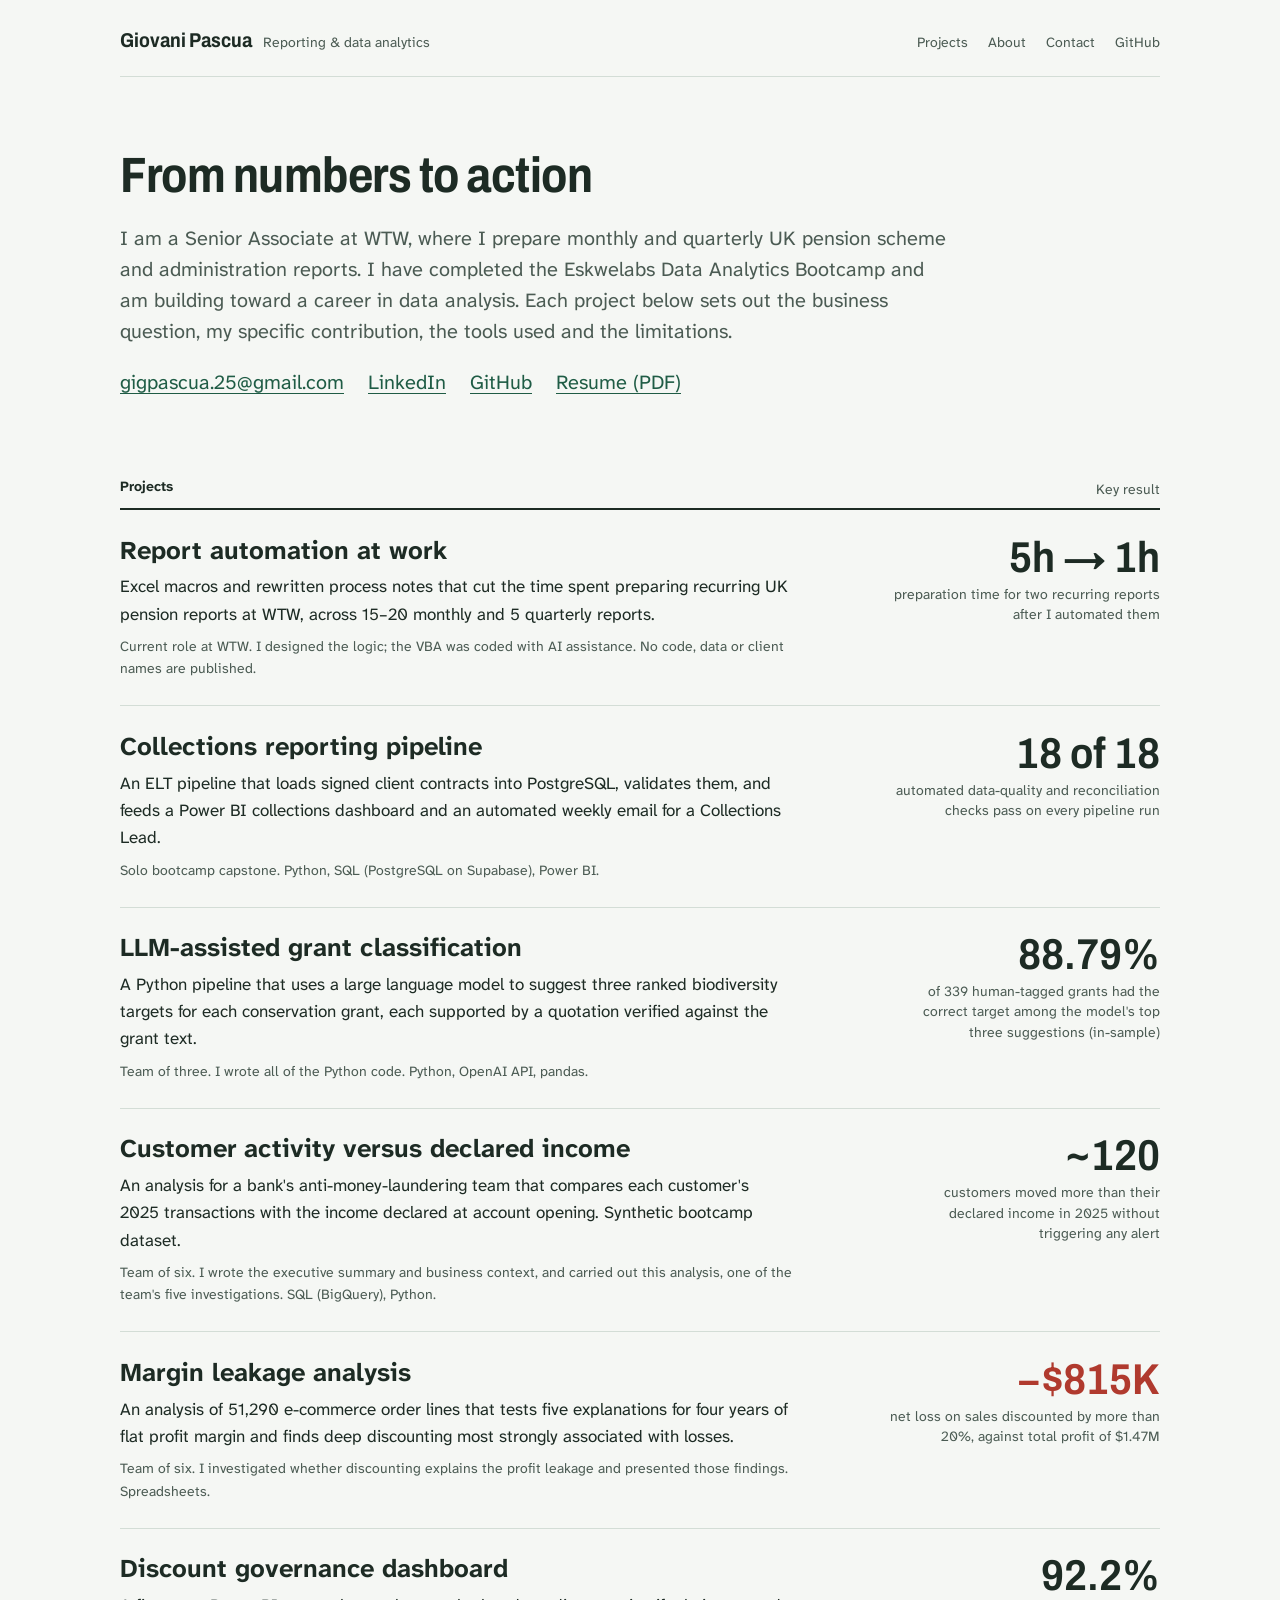
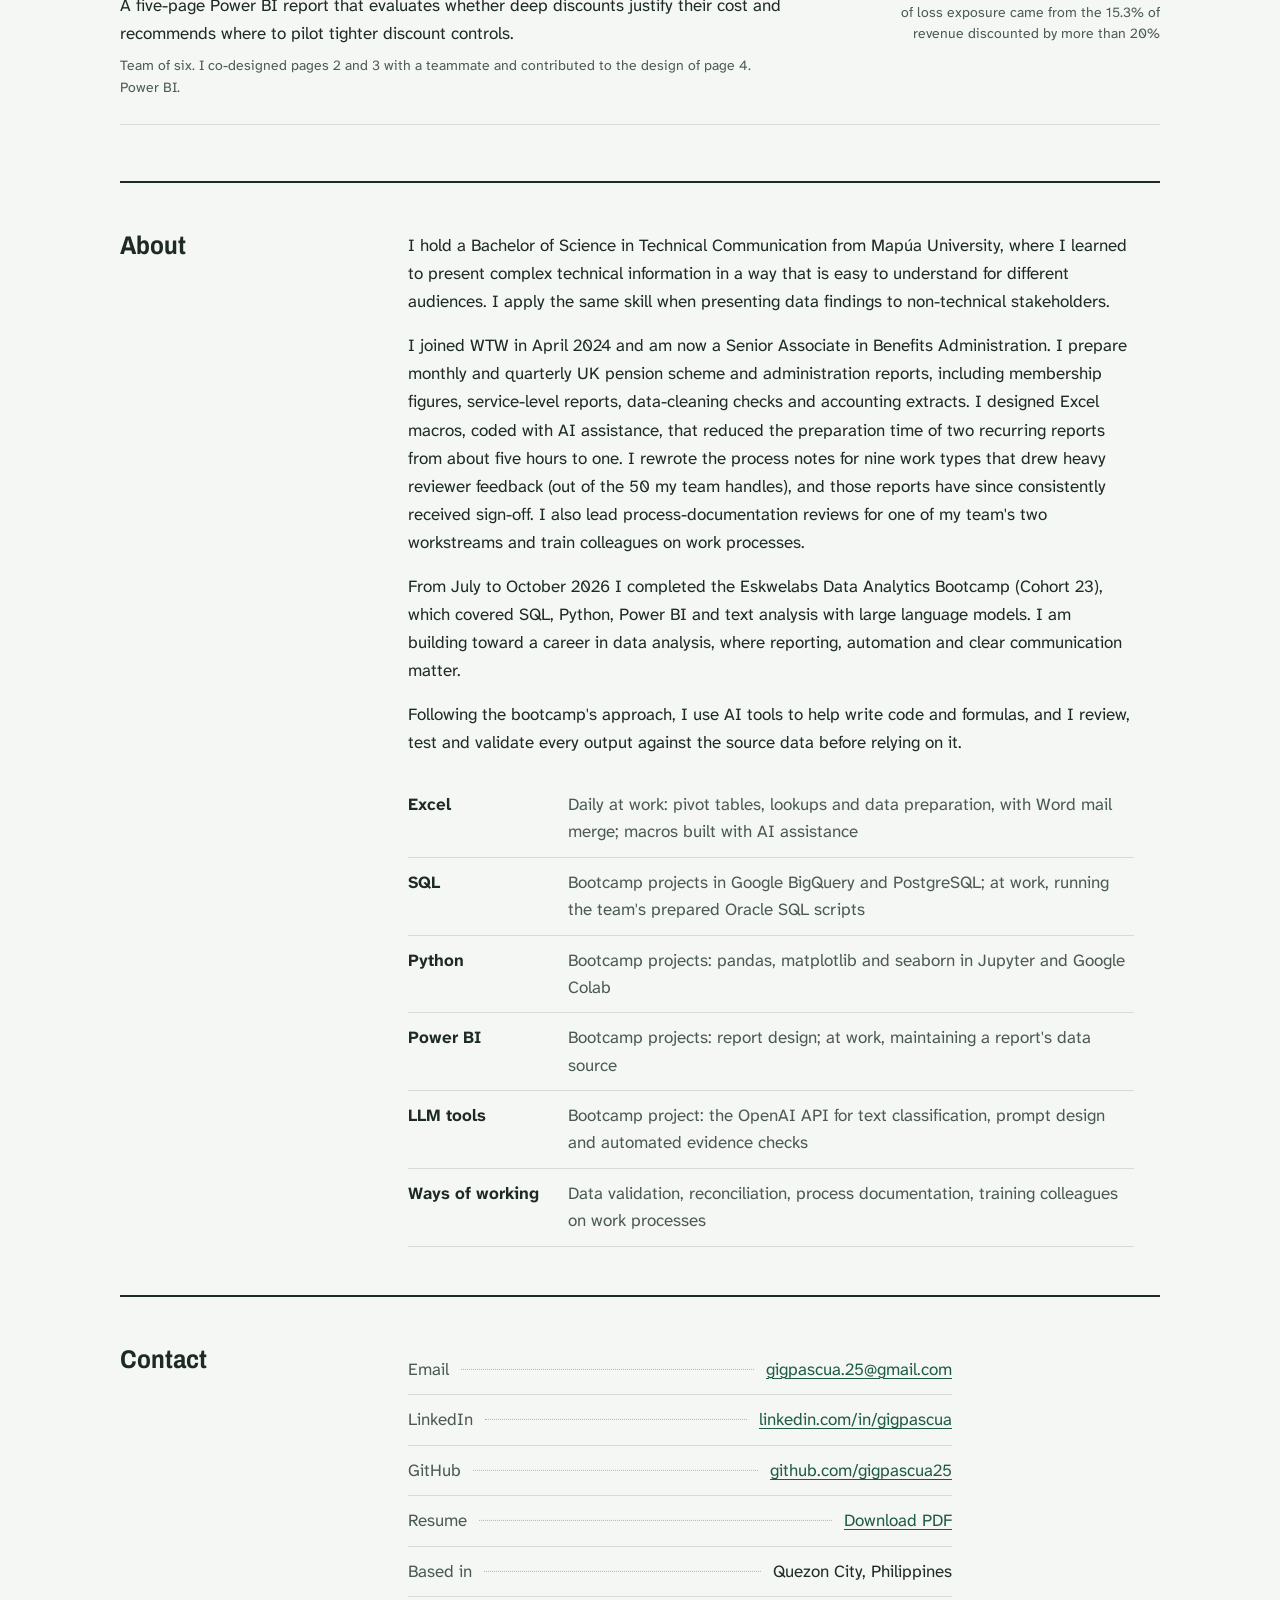
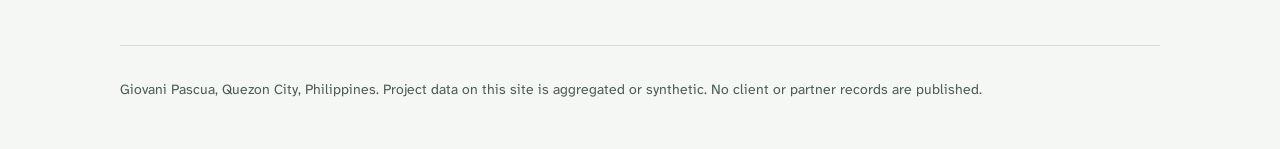
<file: index.html>
<!doctype html>
<html lang="en">
<head>
<meta charset="utf-8">
<meta name="viewport" content="width=device-width, initial-scale=1, viewport-fit=cover">
<title>Giovani Pascua Portfolio</title>
<meta name="claude:viewport-fit-sides" content="cover">
<meta name="description" content="Data analytics portfolio of Giovani Pascua: report automation at work, a collections reporting pipeline, LLM-assisted grant classification, an AML analysis and discount analytics.">
<link rel="preconnect" href="https://fonts.googleapis.com">
<link rel="preconnect" href="https://fonts.gstatic.com" crossorigin>
<link rel="stylesheet" href="https://fonts.googleapis.com/css2?family=Archivo:wdth,wght@62..125,400..800&family=Atkinson+Hyperlegible+Next:ital,wght@0,400..800;1,400&display=swap">
<link rel="icon" href="assets/favicon.svg" type="image/svg+xml">
<link rel="stylesheet" href="assets/style.css">
</head>
<body>
<a class="skip" href="#main">Skip to content</a>
<div class="wrap">
  <header class="site-head">
    <div class="site-brand"><a class="site-name" href="index.html">Giovani Pascua</a><span class="site-role">Reporting &amp; data analytics</span></div>
    <nav class="site-nav" aria-label="Site">
      <a href="index.html#projects">Projects</a>
      <a href="index.html#about">About</a>
      <a href="index.html#contact">Contact</a>
      <a href="https://github.com/gigpascua25">GitHub</a>
    </nav>
  </header>
</div>
<main id="main">
  <div class="wrap">
    <section class="thesis" aria-labelledby="thesis-title">
      <h1 id="thesis-title">From numbers to action</h1>
      <p>I am a Senior Associate at WTW, where I prepare monthly and quarterly UK pension scheme and administration reports. I have completed the Eskwelabs Data Analytics Bootcamp and am building toward a career in data analysis. Each project below sets out the business question, my specific contribution, the tools used and the limitations.</p>
      <p class="contact-line"><a href="mailto:gigpascua.25@gmail.com">gigpascua.25@gmail.com</a><a href="https://www.linkedin.com/in/gigpascua">LinkedIn</a><a href="https://github.com/gigpascua25">GitHub</a><a href="assets/Giovani_Pascua_Resume.pdf">Resume (PDF)</a></p>
    </section>

    <section class="ledger-section" id="projects" aria-labelledby="projects-title">
      <div class="ledger-head"><h2 id="projects-title">Projects</h2><span>Key result</span></div>
      <ol class="ledger" role="list">
        <li class="entry">
      <div class="entry-text">
        <h3><a href="projects/work-report-automation.html">Report automation at work</a></h3>
        <p class="entry-summary">Excel macros and rewritten process notes that cut the time spent preparing recurring UK pension reports at WTW, across 15–20 monthly and 5 quarterly reports.</p>
        <p class="entry-meta">Current role at WTW. I designed the logic; the VBA was coded with AI assistance. No code, data or client names are published.</p>
      </div>
      <div class="entry-figure">
        <span class="figure">5h → 1h</span>
        <span class="figure-note">preparation time for two recurring reports after I automated them</span>
      </div>
    </li><li class="entry">
      <div class="entry-text">
        <h3><a href="projects/collections-pipeline.html">Collections reporting pipeline</a></h3>
        <p class="entry-summary">An ELT pipeline that loads signed client contracts into PostgreSQL, validates them, and feeds a Power BI collections dashboard and an automated weekly email for a Collections Lead.</p>
        <p class="entry-meta">Solo bootcamp capstone. Python, SQL (PostgreSQL on Supabase), Power BI.</p>
      </div>
      <div class="entry-figure">
        <span class="figure">18 of 18</span>
        <span class="figure-note">automated data-quality and reconciliation checks pass on every pipeline run</span>
      </div>
    </li><li class="entry">
      <div class="entry-text">
        <h3><a href="projects/grant-tagging-llm.html">LLM-assisted grant classification</a></h3>
        <p class="entry-summary">A Python pipeline that uses a large language model to suggest three ranked biodiversity targets for each conservation grant, each supported by a quotation verified against the grant text.</p>
        <p class="entry-meta">Team of three. I wrote all of the Python code. Python, OpenAI API, pandas.</p>
      </div>
      <div class="entry-figure">
        <span class="figure">88.79%</span>
        <span class="figure-note">of 339 human-tagged grants had the correct target among the model's top three suggestions (in-sample)</span>
      </div>
    </li><li class="entry">
      <div class="entry-text">
        <h3><a href="projects/aml-alert-triage.html">Customer activity versus declared income</a></h3>
        <p class="entry-summary">An analysis for a bank's anti-money-laundering team that compares each customer's 2025 transactions with the income declared at account opening. Synthetic bootcamp dataset.</p>
        <p class="entry-meta">Team of six. I wrote the executive summary and business context, and carried out this analysis, one of the team's five investigations. SQL (BigQuery), Python.</p>
      </div>
      <div class="entry-figure">
        <span class="figure">~120</span>
        <span class="figure-note">customers moved more than their declared income in 2025 without triggering any alert</span>
      </div>
    </li><li class="entry">
      <div class="entry-text">
        <h3><a href="projects/discount-margin-analysis.html">Margin leakage analysis</a></h3>
        <p class="entry-summary">An analysis of 51,290 e-commerce order lines that tests five explanations for four years of flat profit margin and finds deep discounting most strongly associated with losses.</p>
        <p class="entry-meta">Team of six. I investigated whether discounting explains the profit leakage and presented those findings. Spreadsheets.</p>
      </div>
      <div class="entry-figure">
        <span class="figure loss">−$815K</span>
        <span class="figure-note">net loss on sales discounted by more than 20%, against total profit of $1.47M</span>
      </div>
    </li><li class="entry">
      <div class="entry-text">
        <h3><a href="projects/discount-governance-dashboard.html">Discount governance dashboard</a></h3>
        <p class="entry-summary">A five-page Power BI report that evaluates whether deep discounts justify their cost and recommends where to pilot tighter discount controls.</p>
        <p class="entry-meta">Team of six. I co-designed pages 2 and 3 with a teammate and contributed to the design of page 4. Power BI.</p>
      </div>
      <div class="entry-figure">
        <span class="figure">92.2%</span>
        <span class="figure-note">of loss exposure came from the 15.3% of revenue discounted by more than 20%</span>
      </div>
    </li>
      </ol>
    </section>

    <section class="two-col" id="about" aria-labelledby="about-title">
      <h2 id="about-title">About</h2>
      <div class="prose">
        <p>I hold a Bachelor of Science in Technical Communication from Mapúa University, where I learned to present complex technical information in a way that is easy to understand for different audiences. I apply the same skill when presenting data findings to non-technical stakeholders.</p>
        <p>I joined WTW in April 2024 and am now a Senior Associate in Benefits Administration. I prepare monthly and quarterly UK pension scheme and administration reports, including membership figures, service-level reports, data-cleaning checks and accounting extracts. I designed Excel macros, coded with AI assistance, that reduced the preparation time of two recurring reports from about five hours to one. I rewrote the process notes for nine work types that drew heavy reviewer feedback (out of the 50 my team handles), and those reports have since consistently received sign-off. I also lead process-documentation reviews for one of my team's two workstreams and train colleagues on work processes.</p>
        <p>From July to October 2026 I completed the Eskwelabs Data Analytics Bootcamp (Cohort 23), which covered SQL, Python, Power BI and text analysis with large language models. I am building toward a career in data analysis, where reporting, automation and clear communication matter.</p>
        <p>Following the bootcamp's approach, I use AI tools to help write code and formulas, and I review, test and validate every output against the source data before relying on it.</p>
        <dl class="skills">
          <div><dt>Excel</dt><dd>Daily at work: pivot tables, lookups and data preparation, with Word mail merge; macros built with AI assistance</dd></div>
          <div><dt>SQL</dt><dd>Bootcamp projects in Google BigQuery and PostgreSQL; at work, running the team's prepared Oracle SQL scripts</dd></div>
          <div><dt>Python</dt><dd>Bootcamp projects: pandas, matplotlib and seaborn in Jupyter and Google Colab</dd></div>
          <div><dt>Power BI</dt><dd>Bootcamp projects: report design; at work, maintaining a report's data source</dd></div>
          <div><dt>LLM tools</dt><dd>Bootcamp project: the OpenAI API for text classification, prompt design and automated evidence checks</dd></div>
          <div><dt>Ways of working</dt><dd>Data validation, reconciliation, process documentation, training colleagues on work processes</dd></div>
        </dl>
      </div>
    </section>

    <section class="two-col" id="contact" aria-labelledby="contact-title">
      <h2 id="contact-title">Contact</h2>
      <dl class="contact-list">
        <div><dt>Email</dt><span class="leader" aria-hidden="true"></span><dd><a href="mailto:gigpascua.25@gmail.com">gigpascua.25@gmail.com</a></dd></div>
        <div><dt>LinkedIn</dt><span class="leader" aria-hidden="true"></span><dd><a href="https://www.linkedin.com/in/gigpascua">linkedin.com/in/gigpascua</a></dd></div>
        <div><dt>GitHub</dt><span class="leader" aria-hidden="true"></span><dd><a href="https://github.com/gigpascua25">github.com/gigpascua25</a></dd></div>
        <div><dt>Resume</dt><span class="leader" aria-hidden="true"></span><dd><a href="assets/Giovani_Pascua_Resume.pdf">Download PDF</a></dd></div>
        <div><dt>Based in</dt><span class="leader" aria-hidden="true"></span><dd>Quezon City, Philippines</dd></div>
      </dl>
    </section>
  </div>
</main>
<div class="wrap">
  <footer class="site-foot">
    <p>Giovani Pascua, Quezon City, Philippines. Project data on this site is aggregated or synthetic. No client or partner records are published.</p>
  </footer>
</div>
</body>
</html>
</file>
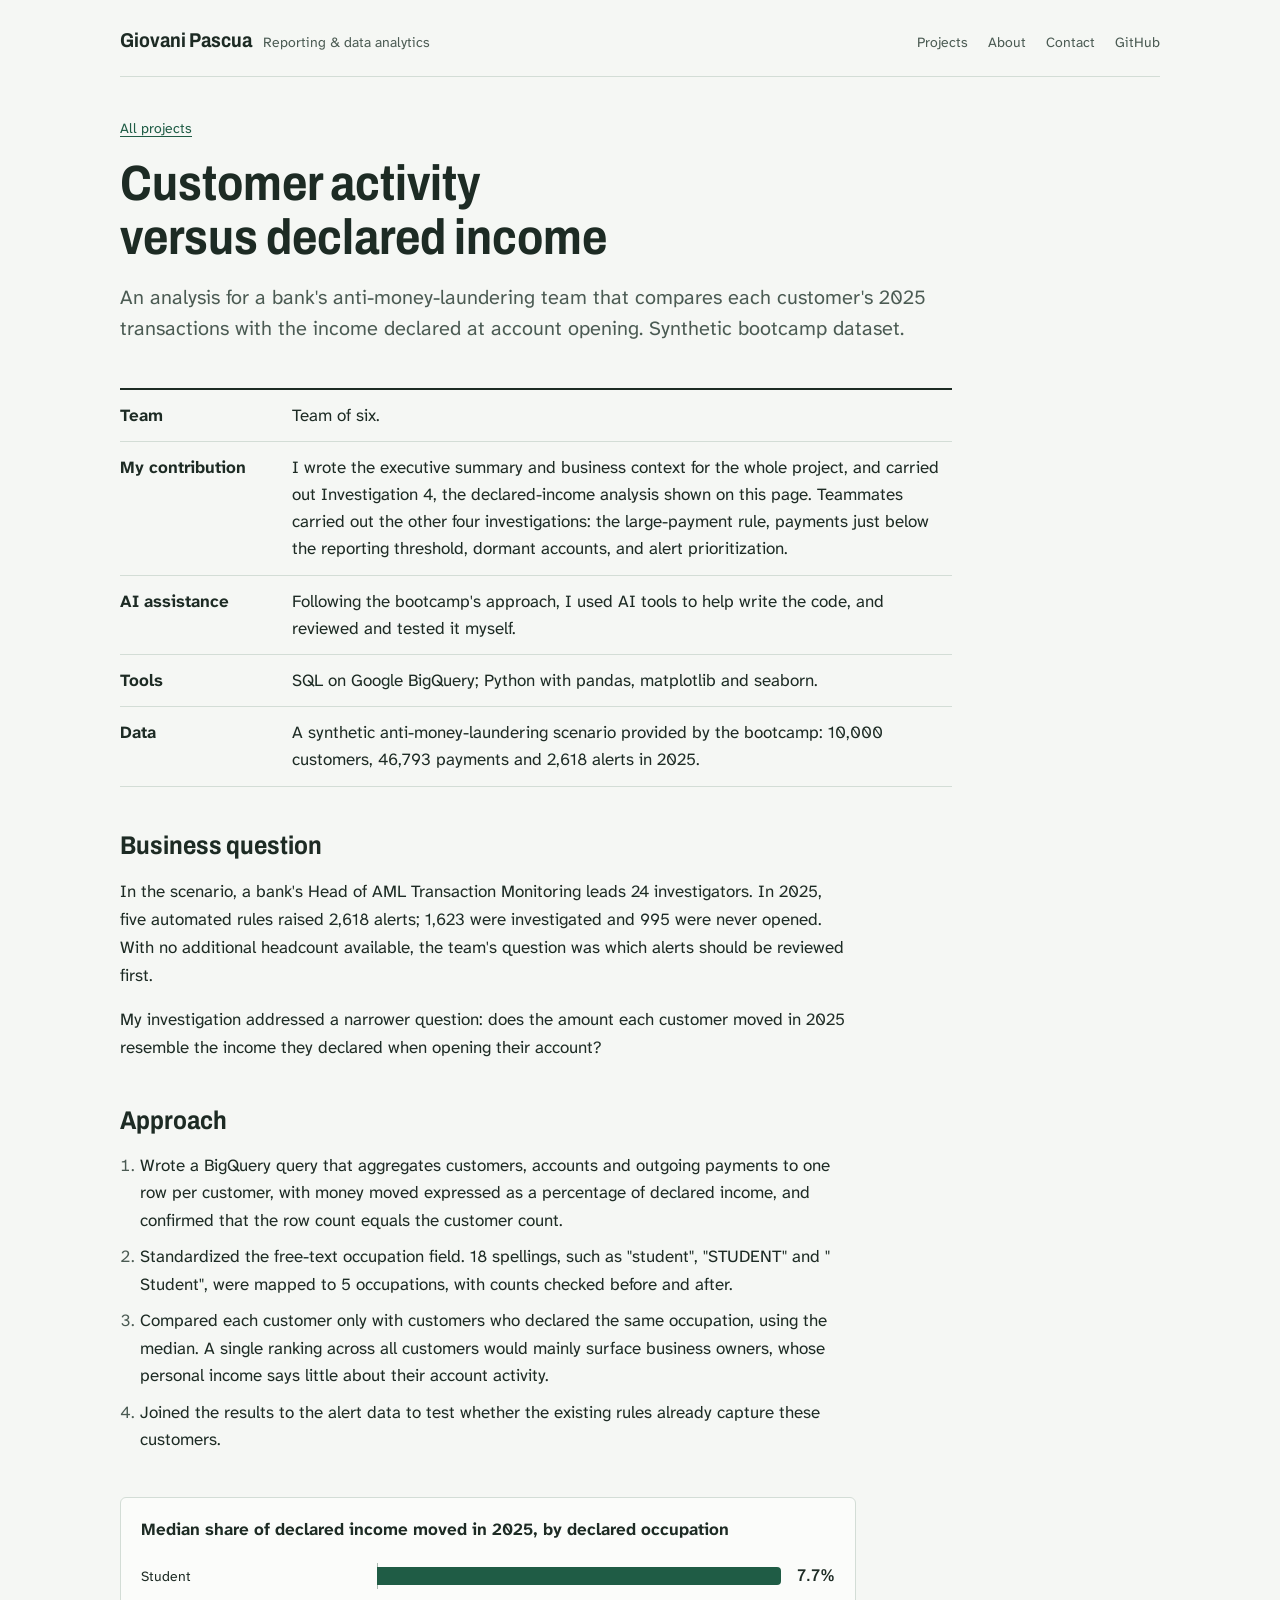
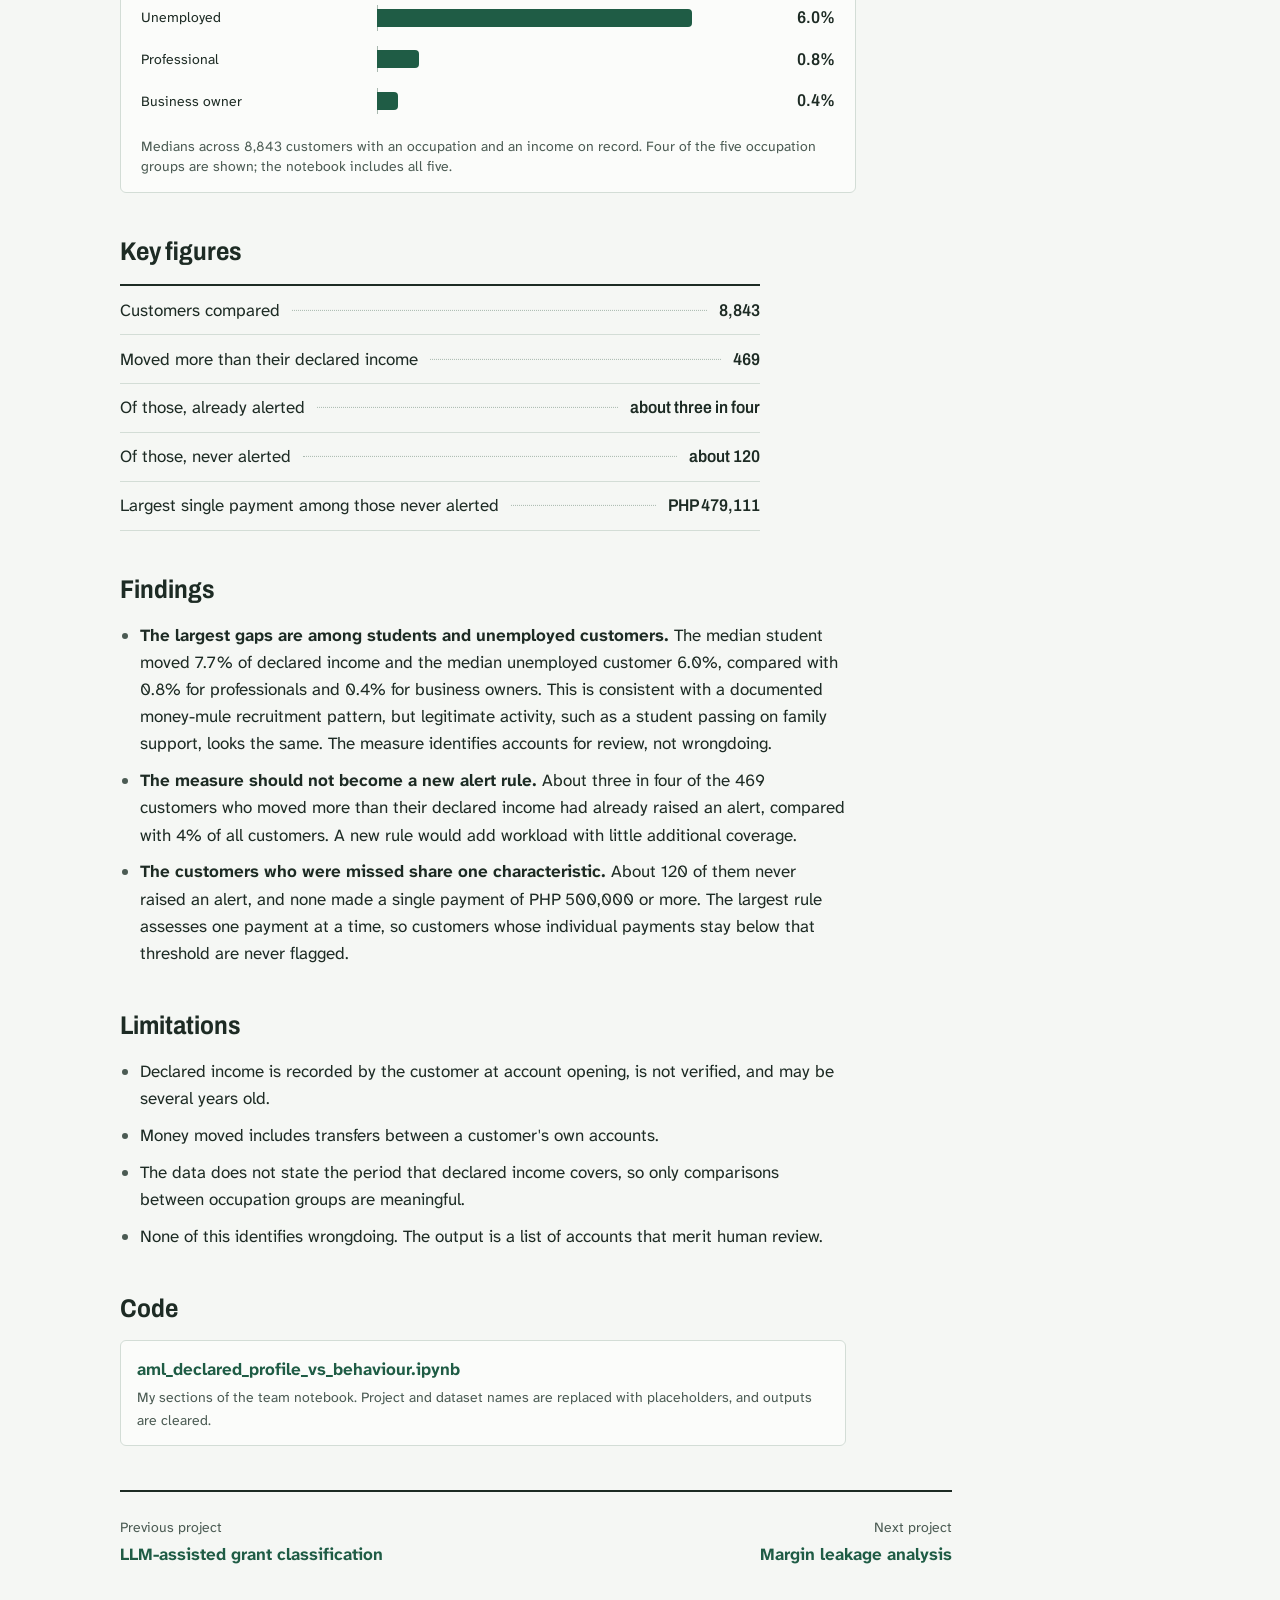
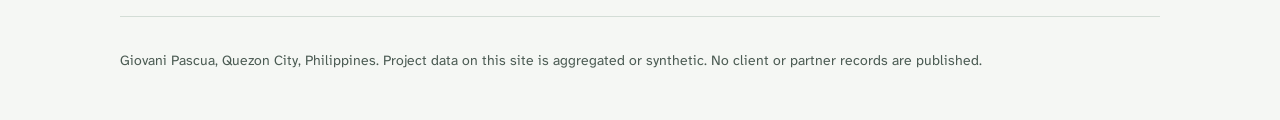
<file: projects/aml-alert-triage.html>
<!doctype html>
<html lang="en">
<head>
<meta charset="utf-8">
<meta name="viewport" content="width=device-width, initial-scale=1, viewport-fit=cover">
<title>Activity versus declared income | Giovani Pascua</title>
<meta name="claude:viewport-fit-sides" content="cover">
<meta name="description" content="An analysis for a bank's anti-money-laundering team that compares each customer's 2025 transactions with the income declared at account opening. Synthetic bootcamp dataset.">
<link rel="preconnect" href="https://fonts.googleapis.com">
<link rel="preconnect" href="https://fonts.gstatic.com" crossorigin>
<link rel="stylesheet" href="https://fonts.googleapis.com/css2?family=Archivo:wdth,wght@62..125,400..800&family=Atkinson+Hyperlegible+Next:ital,wght@0,400..800;1,400&display=swap">
<link rel="icon" href="../assets/favicon.svg" type="image/svg+xml">
<link rel="stylesheet" href="../assets/style.css">
</head>
<body>
<a class="skip" href="#main">Skip to content</a>
<div class="wrap">
  <header class="site-head">
    <div class="site-brand"><a class="site-name" href="../index.html">Giovani Pascua</a><span class="site-role">Reporting &amp; data analytics</span></div>
    <nav class="site-nav" aria-label="Site">
      <a href="../index.html#projects">Projects</a>
      <a href="../index.html#about">About</a>
      <a href="../index.html#contact">Contact</a>
      <a href="https://github.com/gigpascua25">GitHub</a>
    </nav>
  </header>
</div>
<main id="main" class="wrap">
  <article class="case">
    <header class="case-top">
      <a class="back" href="../index.html#projects">All projects</a>
      <h1>Customer activity versus declared income</h1>
      <p class="lede">An analysis for a bank's anti-money-laundering team that compares each customer's 2025 transactions with the income declared at account opening. Synthetic bootcamp dataset.</p>
    </header>
    
<dl class="facts"><div><dt>Team</dt><dd>Team of six.</dd></div><div><dt>My contribution</dt><dd>I wrote the executive summary and business context for the whole project, and carried out Investigation 4, the declared-income analysis shown on this page. Teammates carried out the other four investigations: the large-payment rule, payments just below the reporting threshold, dormant accounts, and alert prioritization.</dd></div><div><dt>AI assistance</dt><dd>Following the bootcamp's approach, I used AI tools to help write the code, and reviewed and tested it myself.</dd></div><div><dt>Tools</dt><dd>SQL on Google BigQuery; Python with pandas, matplotlib and seaborn.</dd></div><div><dt>Data</dt><dd>A synthetic anti-money-laundering scenario provided by the bootcamp: 10,000 customers, 46,793 payments and 2,618 alerts in 2025.</dd></div></dl>

<section class="case-section">
  <h2>Business question</h2>
  <p>In the scenario, a bank's Head of AML Transaction Monitoring leads 24 investigators. In 2025, five automated rules raised 2,618 alerts; 1,623 were investigated and 995 were never opened. With no additional headcount available, the team's question was which alerts should be reviewed first.</p>
  <p>My investigation addressed a narrower question: does the amount each customer moved in 2025 resemble the income they declared when opening their account?</p>
</section>

<section class="case-section">
  <h2>Approach</h2>
  <ol>
    <li>Wrote a BigQuery query that aggregates customers, accounts and outgoing payments to one row per customer, with money moved expressed as a percentage of declared income, and confirmed that the row count equals the customer count.</li>
    <li>Standardized the free-text occupation field. 18 spellings, such as "student", "STUDENT" and " Student", were mapped to 5 occupations, with counts checked before and after.</li>
    <li>Compared each customer only with customers who declared the same occupation, using the median. A single ranking across all customers would mainly surface business owners, whose personal income says little about their account activity.</li>
    <li>Joined the results to the alert data to test whether the existing rules already capture these customers.</li>
  </ol>
</section>

<figure class="chart">
  <figcaption class="chart-title">Median share of declared income moved in 2025, by declared occupation</figcaption>
  <div class="chart-scroll">
    <table class="bars">
      <thead class="visually-hidden"><tr><th scope="col">Category</th><th scope="col">Bar</th><th scope="col">Value</th></tr></thead>
      <tbody>
        <tr title="Student: 7.7%"><th scope="row">Student</th><td><div class="track" style="--zero:0.00%"><div class="bar pos" style="--w:100.00%"></div></div></td><td class="val">7.7%</td></tr><tr title="Unemployed: 6.0%"><th scope="row">Unemployed</th><td><div class="track" style="--zero:0.00%"><div class="bar pos" style="--w:77.92%"></div></div></td><td class="val">6.0%</td></tr><tr title="Professional: 0.8%"><th scope="row">Professional</th><td><div class="track" style="--zero:0.00%"><div class="bar pos" style="--w:10.39%"></div></div></td><td class="val">0.8%</td></tr><tr title="Business owner: 0.4%"><th scope="row">Business owner</th><td><div class="track" style="--zero:0.00%"><div class="bar pos" style="--w:5.19%"></div></div></td><td class="val">0.4%</td></tr>
      </tbody>
    </table>
  </div>
  <p class="chart-note">Medians across 8,843 customers with an occupation and an income on record. Four of the five occupation groups are shown; the notebook includes all five.</p>
</figure>

<section class="case-section">
  <h2>Key figures</h2>
  <dl class="glance"><div><dt>Customers compared</dt><span class="leader" aria-hidden="true"></span><dd>8,843</dd></div><div><dt>Moved more than their declared income</dt><span class="leader" aria-hidden="true"></span><dd>469</dd></div><div><dt>Of those, already alerted</dt><span class="leader" aria-hidden="true"></span><dd>about three in four</dd></div><div><dt>Of those, never alerted</dt><span class="leader" aria-hidden="true"></span><dd>about 120</dd></div><div><dt>Largest single payment among those never alerted</dt><span class="leader" aria-hidden="true"></span><dd>PHP 479,111</dd></div></dl>
</section>

<section class="case-section">
  <h2>Findings</h2>
  <ul>
    <li><strong>The largest gaps are among students and unemployed customers.</strong> The median student moved 7.7% of declared income and the median unemployed customer 6.0%, compared with 0.8% for professionals and 0.4% for business owners. This is consistent with a documented money-mule recruitment pattern, but legitimate activity, such as a student passing on family support, looks the same. The measure identifies accounts for review, not wrongdoing.</li>
    <li><strong>The measure should not become a new alert rule.</strong> About three in four of the 469 customers who moved more than their declared income had already raised an alert, compared with 4% of all customers. A new rule would add workload with little additional coverage.</li>
    <li><strong>The customers who were missed share one characteristic.</strong> About 120 of them never raised an alert, and none made a single payment of PHP 500,000 or more. The largest rule assesses one payment at a time, so customers whose individual payments stay below that threshold are never flagged.</li>
  </ul>
</section>

<section class="case-section">
  <h2>Limitations</h2>
  <ul>
    <li>Declared income is recorded by the customer at account opening, is not verified, and may be several years old.</li>
    <li>Money moved includes transfers between a customer's own accounts.</li>
    <li>The data does not state the period that declared income covers, so only comparisons between occupation groups are meaningful.</li>
    <li>None of this identifies wrongdoing. The output is a list of accounts that merit human review.</li>
  </ul>
</section>

<section class="case-section">
  <h2>Code</h2>
  <div class="files">
    <a class="file-link" href="https://github.com/gigpascua25/gigpascua25.github.io/blob/main/projects/aml-alert-triage/aml_declared_profile_vs_behaviour.ipynb">
      <strong>aml_declared_profile_vs_behaviour.ipynb</strong>
      <span>My sections of the team notebook. Project and dataset names are replaced with placeholders, and outputs are cleared.</span>
    </a>
  </div>
</section>

    <nav class="pager" aria-label="More projects"><a href="grant-tagging-llm.html"><small>Previous project</small><span>LLM-assisted grant classification</span></a><a class="next" href="discount-margin-analysis.html"><small>Next project</small><span>Margin leakage analysis</span></a></nav>
  </article>
</main>
<div class="wrap">
  <footer class="site-foot">
    <p>Giovani Pascua, Quezon City, Philippines. Project data on this site is aggregated or synthetic. No client or partner records are published.</p>
  </footer>
</div>
</body>
</html>
</file>
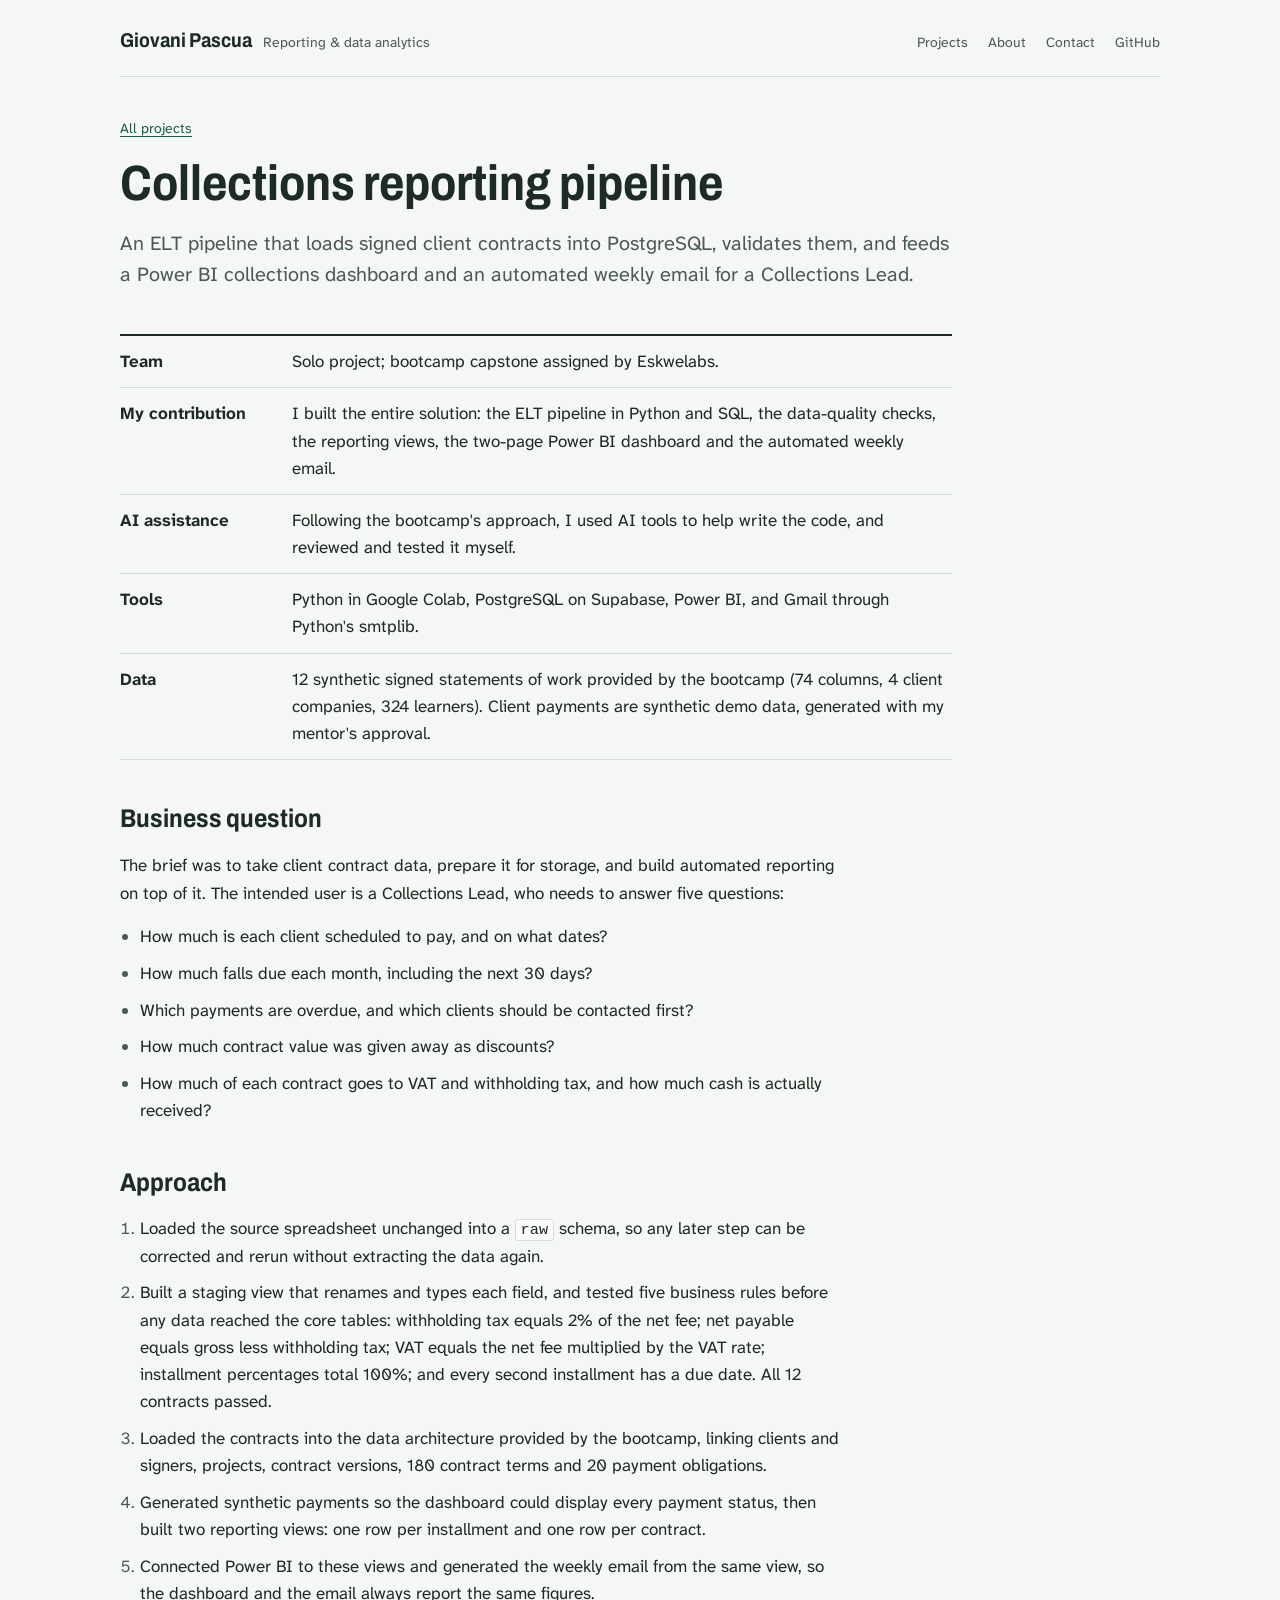
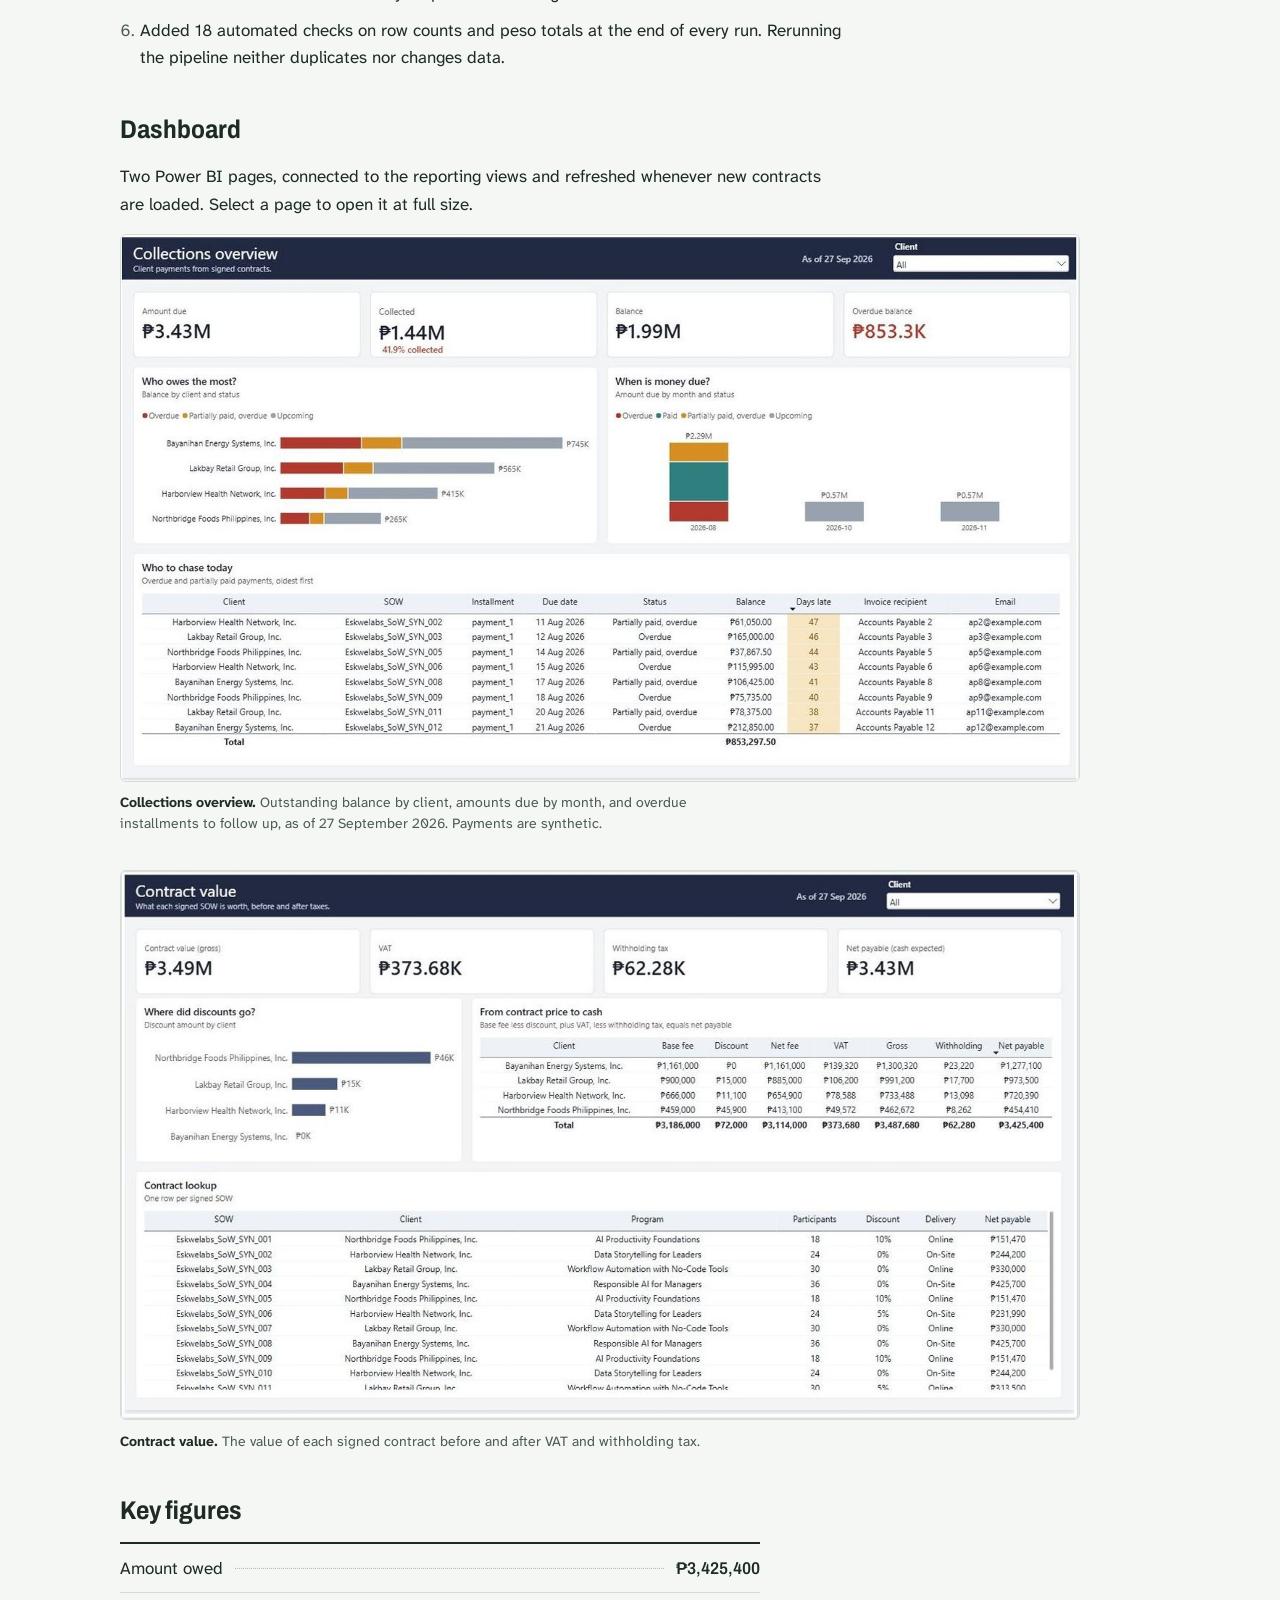
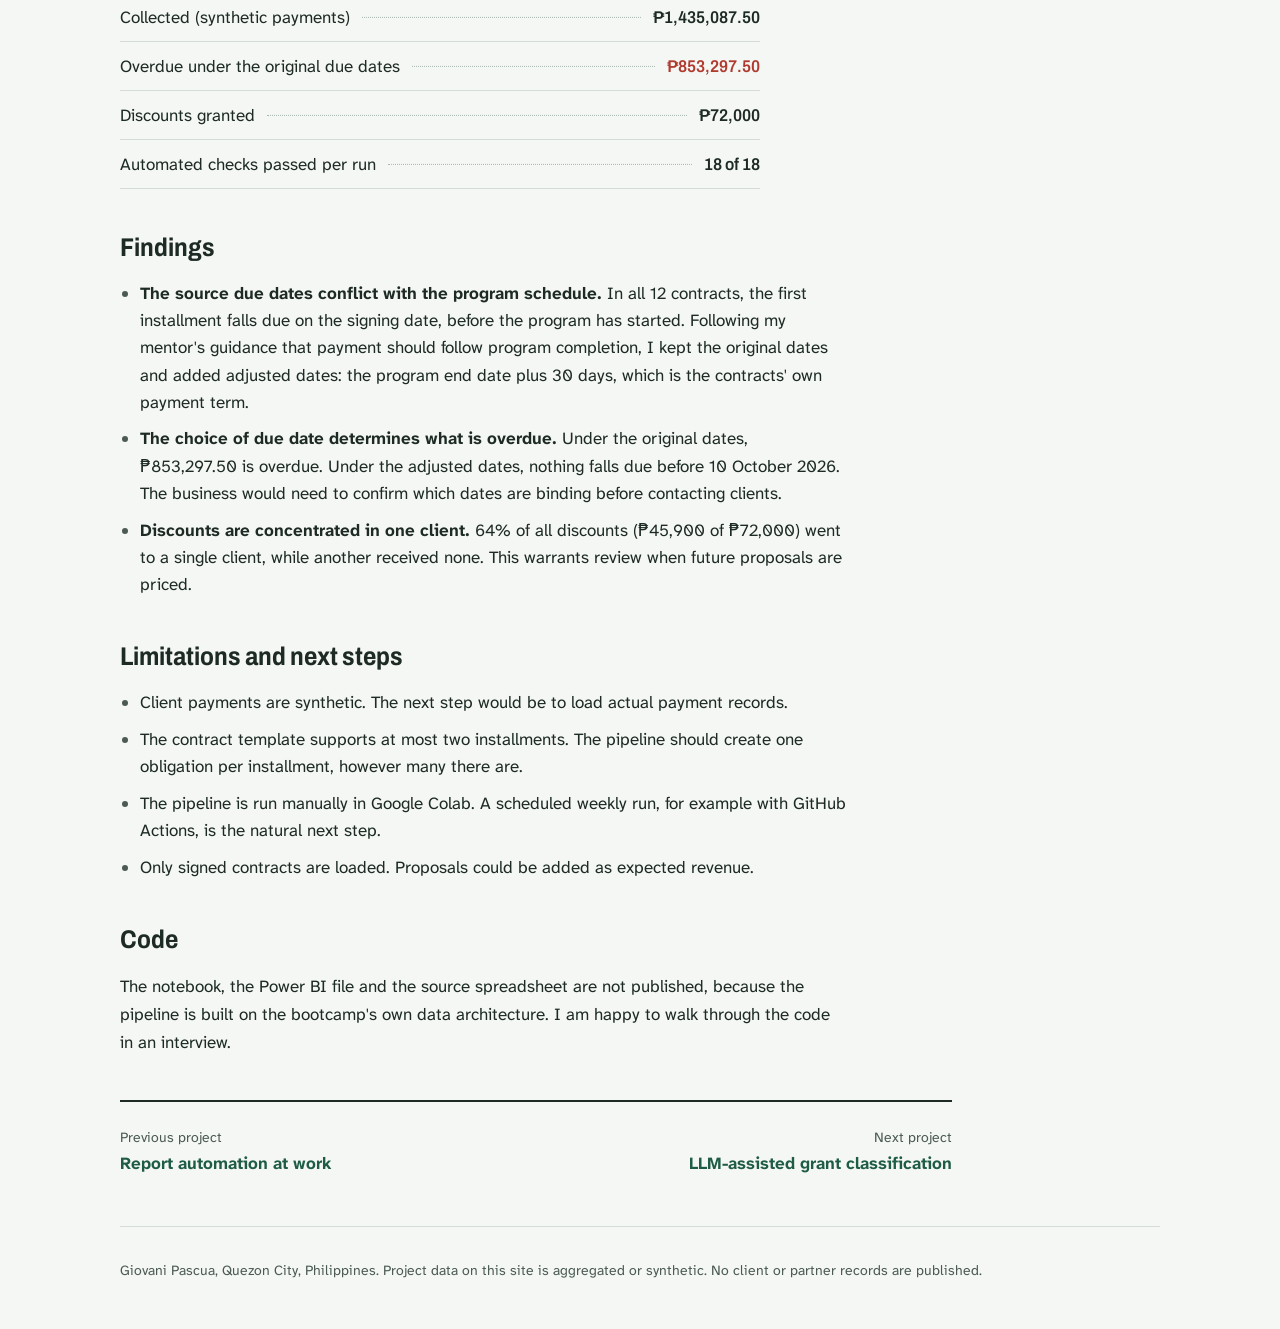
<file: projects/collections-pipeline.html>
<!doctype html>
<html lang="en">
<head>
<meta charset="utf-8">
<meta name="viewport" content="width=device-width, initial-scale=1, viewport-fit=cover">
<title>Collections reporting pipeline | Giovani Pascua</title>
<meta name="claude:viewport-fit-sides" content="cover">
<meta name="description" content="An ELT pipeline that loads signed client contracts into PostgreSQL, validates them, and feeds a Power BI collections dashboard and an automated weekly email for a Collections Lead.">
<link rel="preconnect" href="https://fonts.googleapis.com">
<link rel="preconnect" href="https://fonts.gstatic.com" crossorigin>
<link rel="stylesheet" href="https://fonts.googleapis.com/css2?family=Archivo:wdth,wght@62..125,400..800&family=Atkinson+Hyperlegible+Next:ital,wght@0,400..800;1,400&display=swap">
<link rel="icon" href="../assets/favicon.svg" type="image/svg+xml">
<link rel="stylesheet" href="../assets/style.css">
</head>
<body>
<a class="skip" href="#main">Skip to content</a>
<div class="wrap">
  <header class="site-head">
    <div class="site-brand"><a class="site-name" href="../index.html">Giovani Pascua</a><span class="site-role">Reporting &amp; data analytics</span></div>
    <nav class="site-nav" aria-label="Site">
      <a href="../index.html#projects">Projects</a>
      <a href="../index.html#about">About</a>
      <a href="../index.html#contact">Contact</a>
      <a href="https://github.com/gigpascua25">GitHub</a>
    </nav>
  </header>
</div>
<main id="main" class="wrap">
  <article class="case">
    <header class="case-top">
      <a class="back" href="../index.html#projects">All projects</a>
      <h1>Collections reporting pipeline</h1>
      <p class="lede">An ELT pipeline that loads signed client contracts into PostgreSQL, validates them, and feeds a Power BI collections dashboard and an automated weekly email for a Collections Lead.</p>
    </header>
    
<dl class="facts"><div><dt>Team</dt><dd>Solo project; bootcamp capstone assigned by Eskwelabs.</dd></div><div><dt>My contribution</dt><dd>I built the entire solution: the ELT pipeline in Python and SQL, the data-quality checks, the reporting views, the two-page Power BI dashboard and the automated weekly email.</dd></div><div><dt>AI assistance</dt><dd>Following the bootcamp's approach, I used AI tools to help write the code, and reviewed and tested it myself.</dd></div><div><dt>Tools</dt><dd>Python in Google Colab, PostgreSQL on Supabase, Power BI, and Gmail through Python's smtplib.</dd></div><div><dt>Data</dt><dd>12 synthetic signed statements of work provided by the bootcamp (74 columns, 4 client companies, 324 learners). Client payments are synthetic demo data, generated with my mentor's approval.</dd></div></dl>

<section class="case-section">
  <h2>Business question</h2>
  <p>The brief was to take client contract data, prepare it for storage, and build automated reporting on top of it. The intended user is a Collections Lead, who needs to answer five questions:</p>
  <ul>
    <li>How much is each client scheduled to pay, and on what dates?</li>
    <li>How much falls due each month, including the next 30 days?</li>
    <li>Which payments are overdue, and which clients should be contacted first?</li>
    <li>How much contract value was given away as discounts?</li>
    <li>How much of each contract goes to VAT and withholding tax, and how much cash is actually received?</li>
  </ul>
</section>

<section class="case-section">
  <h2>Approach</h2>
  <ol>
    <li>Loaded the source spreadsheet unchanged into a <code>raw</code> schema, so any later step can be corrected and rerun without extracting the data again.</li>
    <li>Built a staging view that renames and types each field, and tested five business rules before any data reached the core tables: withholding tax equals 2% of the net fee; net payable equals gross less withholding tax; VAT equals the net fee multiplied by the VAT rate; installment percentages total 100%; and every second installment has a due date. All 12 contracts passed.</li>
    <li>Loaded the contracts into the data architecture provided by the bootcamp, linking clients and signers, projects, contract versions, 180 contract terms and 20 payment obligations.</li>
    <li>Generated synthetic payments so the dashboard could display every payment status, then built two reporting views: one row per installment and one row per contract.</li>
    <li>Connected Power BI to these views and generated the weekly email from the same view, so the dashboard and the email always report the same figures.</li>
    <li>Added 18 automated checks on row counts and peso totals at the end of every run. Rerunning the pipeline neither duplicates nor changes data.</li>
  </ol>
</section>

<section class="case-section wide">
  <h2>Dashboard</h2>
  <p>Two Power BI pages, connected to the reporting views and refreshed whenever new contracts are loaded. Select a page to open it at full size.</p>
  <div class="gallery">
    <figure class="shot">
      <a href="collections-pipeline/collections-overview.jpg"><img src="collections-pipeline/collections-overview.jpg" width="1600" height="912" alt="Collections overview page as of 27 September 2026: amount due ₱3.43M, collected ₱1.44M (41.9%), balance ₱1.99M and overdue balance ₱853.3K; balance by client and status; amount due by month; and the eight overdue installments to follow up, oldest first." loading="lazy" decoding="async"></a>
      <figcaption><strong>Collections overview.</strong> Outstanding balance by client, amounts due by month, and overdue installments to follow up, as of 27 September 2026. Payments are synthetic.</figcaption>
    </figure>
    <figure class="shot">
      <a href="collections-pipeline/contract-value.jpg"><img src="collections-pipeline/contract-value.jpg" width="1322" height="756" alt="Contract value page: gross ₱3.49M, VAT ₱373.68K, withholding tax ₱62.28K and net payable ₱3.43M; discount amount by client; contract price to cash by client; and a lookup table with one row per signed contract." loading="lazy" decoding="async"></a>
      <figcaption><strong>Contract value.</strong> The value of each signed contract before and after VAT and withholding tax.</figcaption>
    </figure>
  </div>
</section>

<section class="case-section">
  <h2>Key figures</h2>
  <dl class="glance"><div><dt>Amount owed</dt><span class="leader" aria-hidden="true"></span><dd>₱3,425,400</dd></div><div><dt>Collected (synthetic payments)</dt><span class="leader" aria-hidden="true"></span><dd>₱1,435,087.50</dd></div><div><dt>Overdue under the original due dates</dt><span class="leader" aria-hidden="true"></span><dd class="loss">₱853,297.50</dd></div><div><dt>Discounts granted</dt><span class="leader" aria-hidden="true"></span><dd>₱72,000</dd></div><div><dt>Automated checks passed per run</dt><span class="leader" aria-hidden="true"></span><dd>18 of 18</dd></div></dl>
</section>

<section class="case-section">
  <h2>Findings</h2>
  <ul>
    <li><strong>The source due dates conflict with the program schedule.</strong> In all 12 contracts, the first installment falls due on the signing date, before the program has started. Following my mentor's guidance that payment should follow program completion, I kept the original dates and added adjusted dates: the program end date plus 30 days, which is the contracts' own payment term.</li>
    <li><strong>The choice of due date determines what is overdue.</strong> Under the original dates, ₱853,297.50 is overdue. Under the adjusted dates, nothing falls due before 10 October 2026. The business would need to confirm which dates are binding before contacting clients.</li>
    <li><strong>Discounts are concentrated in one client.</strong> 64% of all discounts (₱45,900 of ₱72,000) went to a single client, while another received none. This warrants review when future proposals are priced.</li>
  </ul>
</section>

<section class="case-section">
  <h2>Limitations and next steps</h2>
  <ul>
    <li>Client payments are synthetic. The next step would be to load actual payment records.</li>
    <li>The contract template supports at most two installments. The pipeline should create one obligation per installment, however many there are.</li>
    <li>The pipeline is run manually in Google Colab. A scheduled weekly run, for example with GitHub Actions, is the natural next step.</li>
    <li>Only signed contracts are loaded. Proposals could be added as expected revenue.</li>
  </ul>
</section>

<section class="case-section">
  <h2>Code</h2>
  <p>The notebook, the Power BI file and the source spreadsheet are not published, because the pipeline is built on the bootcamp's own data architecture. I am happy to walk through the code in an interview.</p>
</section>

    <nav class="pager" aria-label="More projects"><a href="work-report-automation.html"><small>Previous project</small><span>Report automation at work</span></a><a class="next" href="grant-tagging-llm.html"><small>Next project</small><span>LLM-assisted grant classification</span></a></nav>
  </article>
</main>
<div class="wrap">
  <footer class="site-foot">
    <p>Giovani Pascua, Quezon City, Philippines. Project data on this site is aggregated or synthetic. No client or partner records are published.</p>
  </footer>
</div>
</body>
</html>
</file>
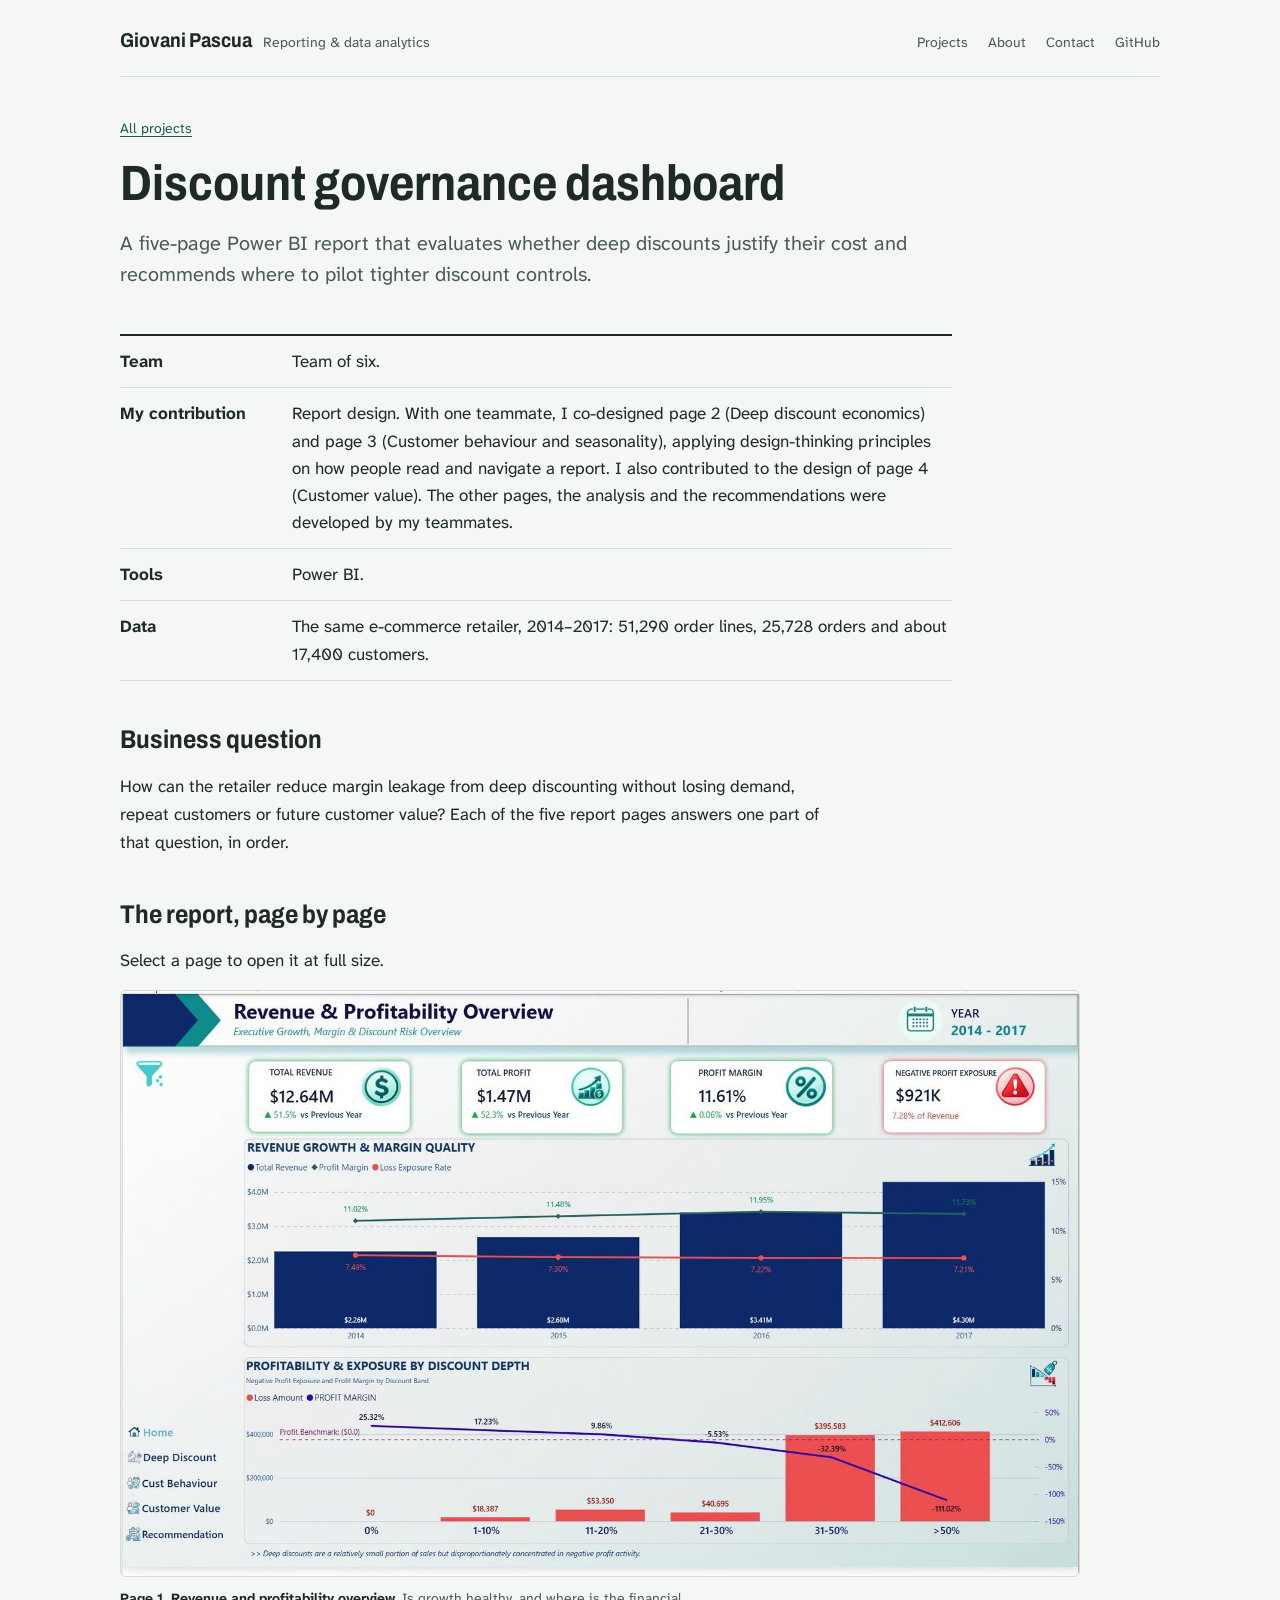
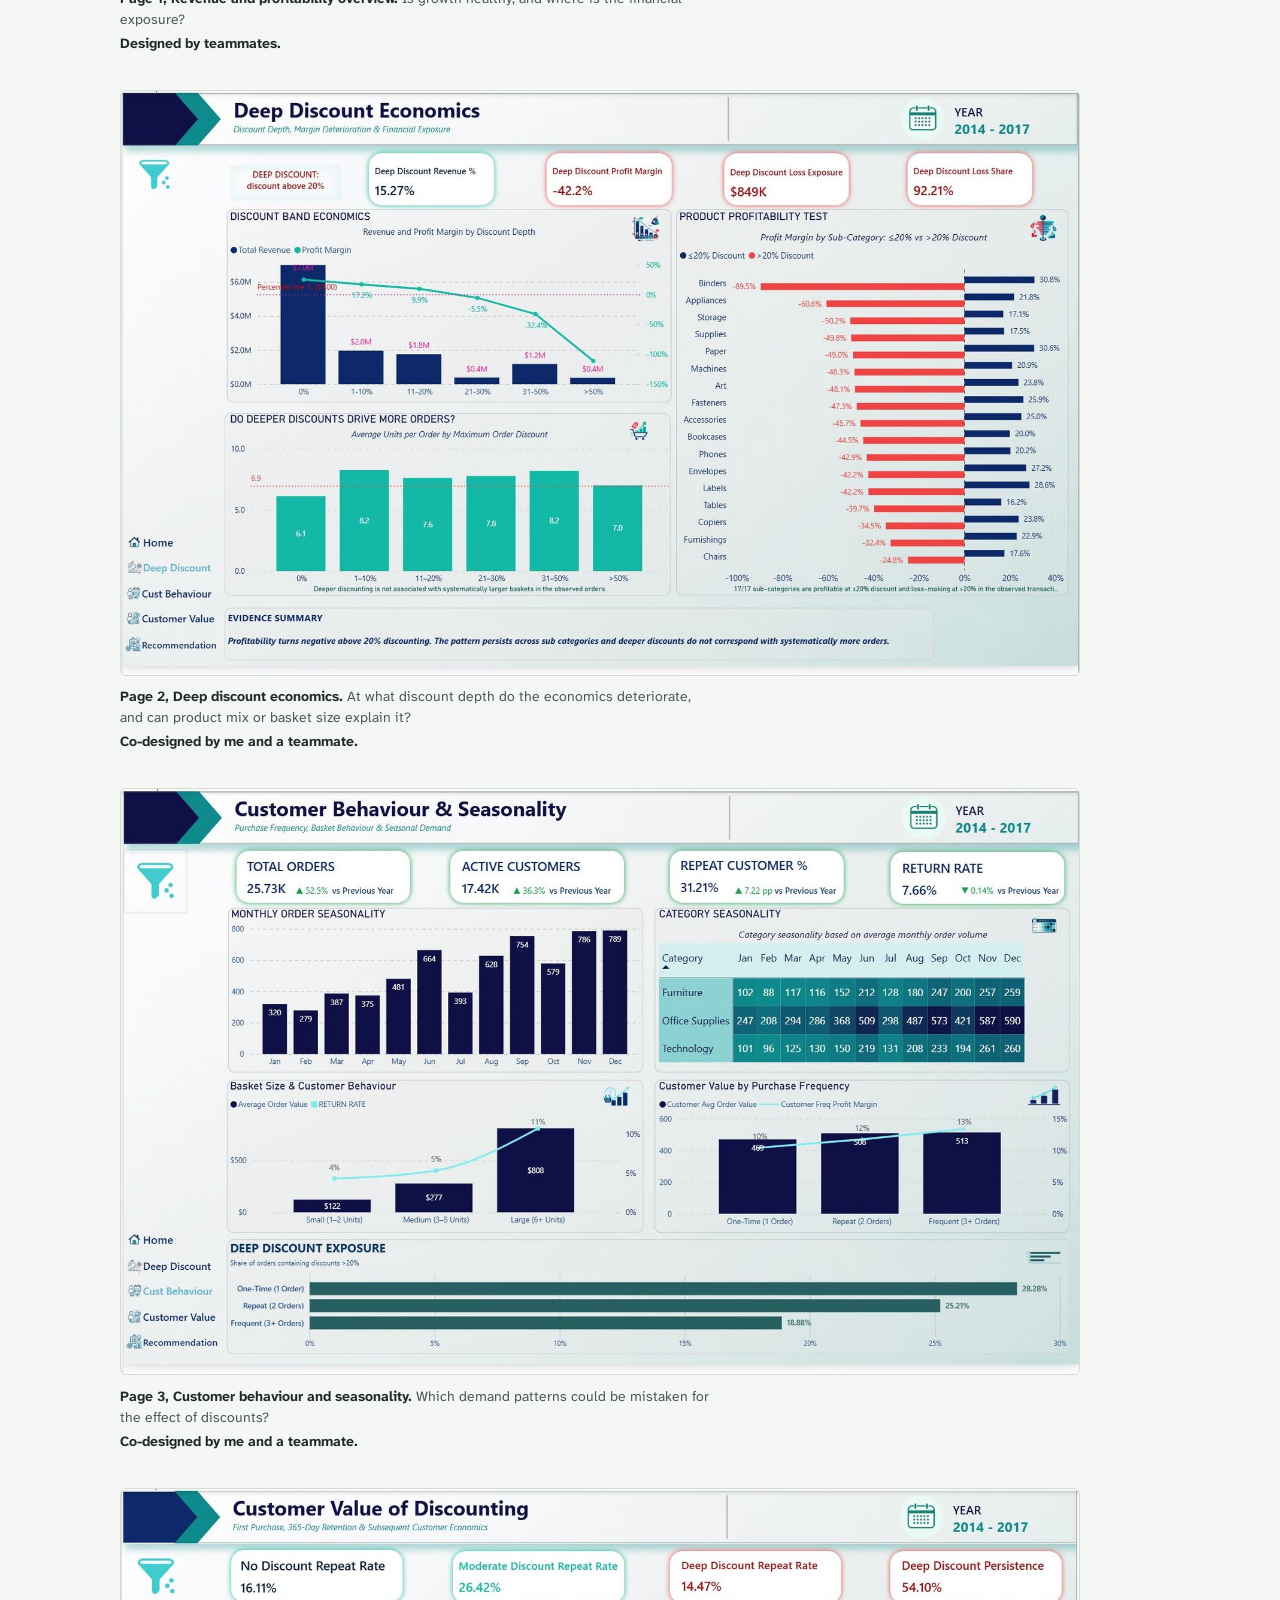
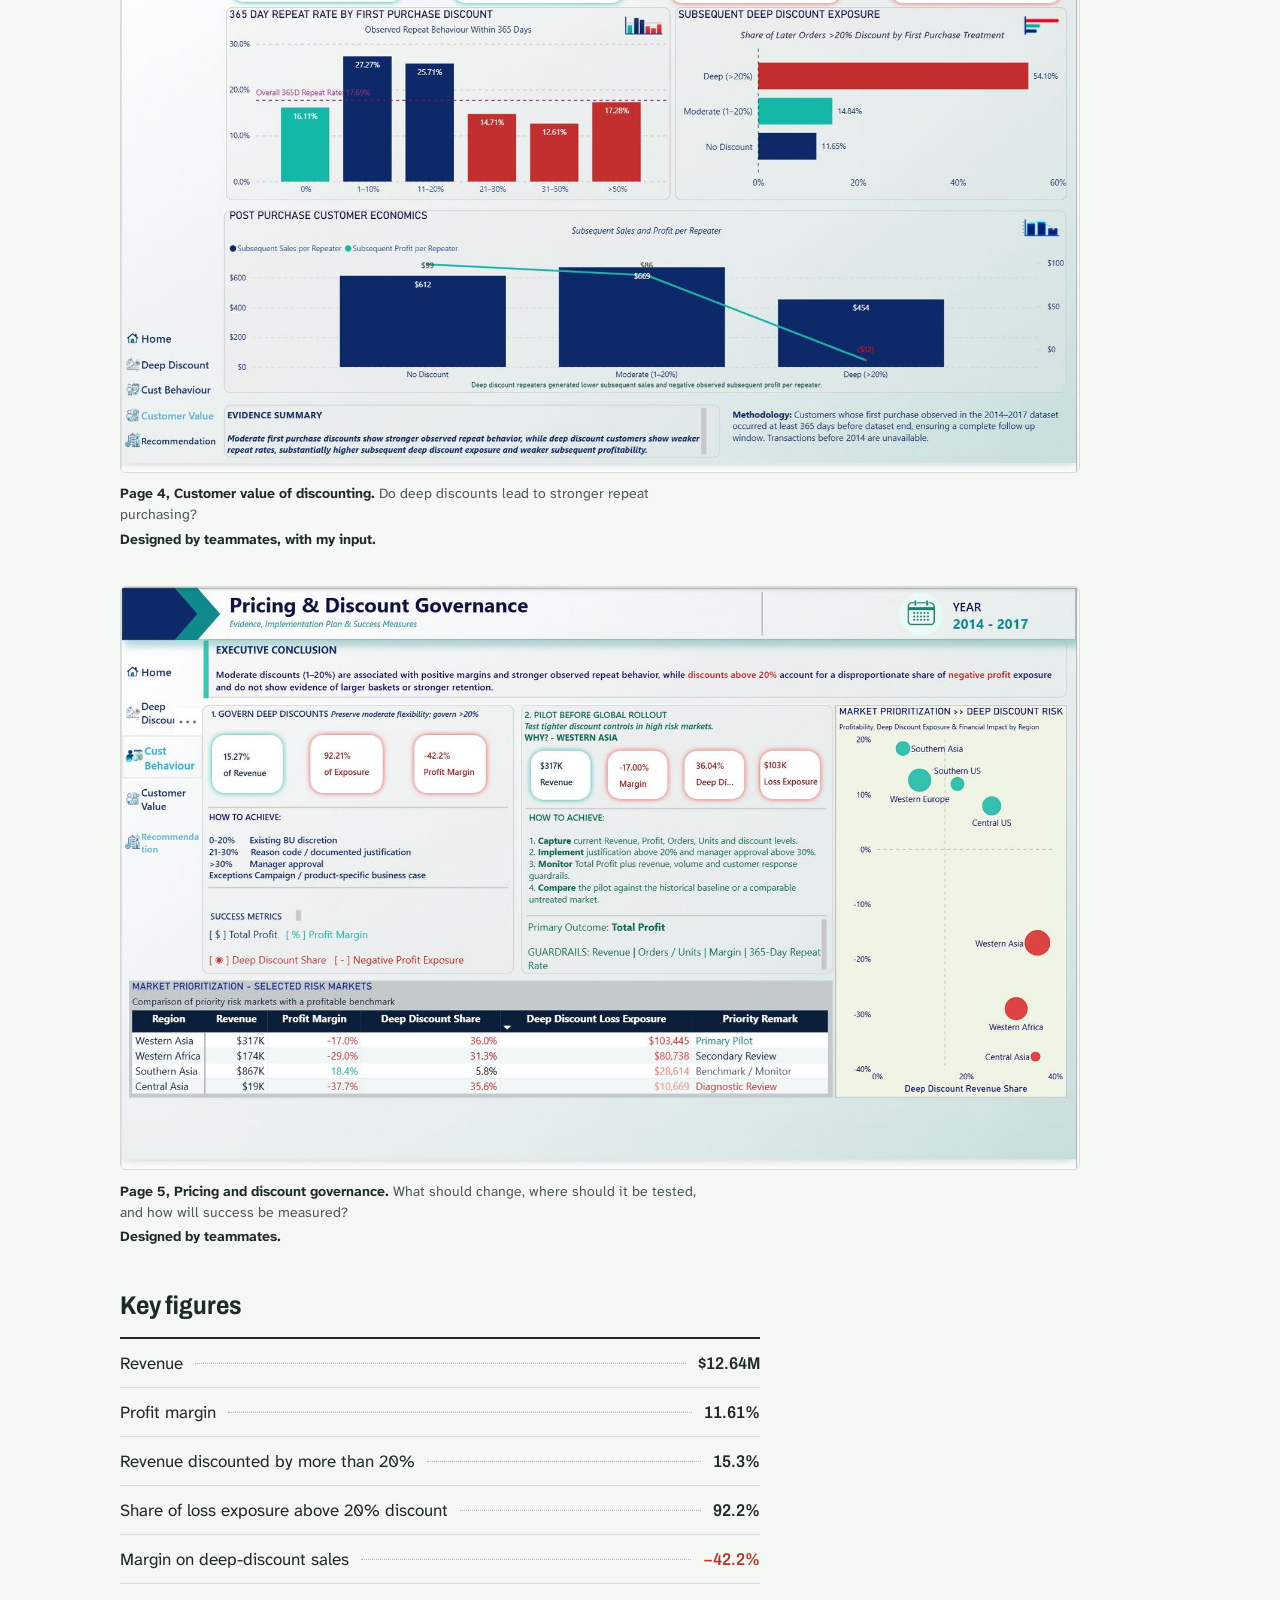
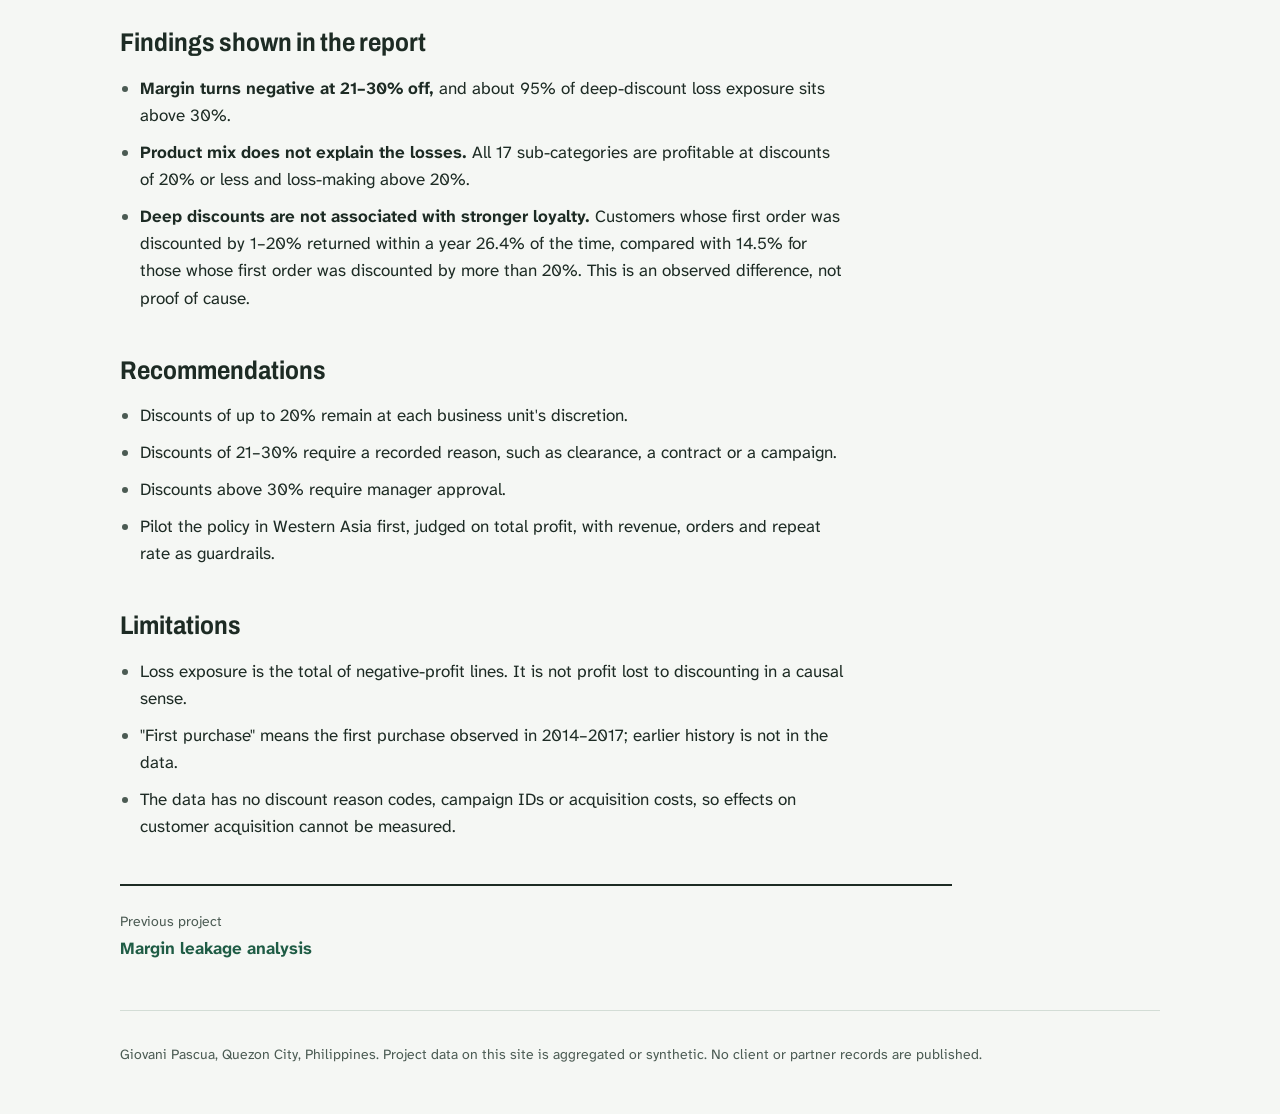
<file: projects/discount-governance-dashboard.html>
<!doctype html>
<html lang="en">
<head>
<meta charset="utf-8">
<meta name="viewport" content="width=device-width, initial-scale=1, viewport-fit=cover">
<title>Discount governance dashboard | Giovani Pascua</title>
<meta name="claude:viewport-fit-sides" content="cover">
<meta name="description" content="A five-page Power BI report that evaluates whether deep discounts justify their cost and recommends where to pilot tighter discount controls.">
<link rel="preconnect" href="https://fonts.googleapis.com">
<link rel="preconnect" href="https://fonts.gstatic.com" crossorigin>
<link rel="stylesheet" href="https://fonts.googleapis.com/css2?family=Archivo:wdth,wght@62..125,400..800&family=Atkinson+Hyperlegible+Next:ital,wght@0,400..800;1,400&display=swap">
<link rel="icon" href="../assets/favicon.svg" type="image/svg+xml">
<link rel="stylesheet" href="../assets/style.css">
</head>
<body>
<a class="skip" href="#main">Skip to content</a>
<div class="wrap">
  <header class="site-head">
    <div class="site-brand"><a class="site-name" href="../index.html">Giovani Pascua</a><span class="site-role">Reporting &amp; data analytics</span></div>
    <nav class="site-nav" aria-label="Site">
      <a href="../index.html#projects">Projects</a>
      <a href="../index.html#about">About</a>
      <a href="../index.html#contact">Contact</a>
      <a href="https://github.com/gigpascua25">GitHub</a>
    </nav>
  </header>
</div>
<main id="main" class="wrap">
  <article class="case">
    <header class="case-top">
      <a class="back" href="../index.html#projects">All projects</a>
      <h1>Discount governance dashboard</h1>
      <p class="lede">A five-page Power BI report that evaluates whether deep discounts justify their cost and recommends where to pilot tighter discount controls.</p>
    </header>
    
<dl class="facts"><div><dt>Team</dt><dd>Team of six.</dd></div><div><dt>My contribution</dt><dd>Report design. With one teammate, I co-designed page 2 (Deep discount economics) and page 3 (Customer behaviour and seasonality), applying design-thinking principles on how people read and navigate a report. I also contributed to the design of page 4 (Customer value). The other pages, the analysis and the recommendations were developed by my teammates.</dd></div><div><dt>Tools</dt><dd>Power BI.</dd></div><div><dt>Data</dt><dd>The same e-commerce retailer, 2014–2017: 51,290 order lines, 25,728 orders and about 17,400 customers.</dd></div></dl>

<section class="case-section">
  <h2>Business question</h2>
  <p>How can the retailer reduce margin leakage from deep discounting without losing demand, repeat customers or future customer value? Each of the five report pages answers one part of that question, in order.</p>
</section>

<section class="case-section wide">
  <h2>The report, page by page</h2>
  <p>Select a page to open it at full size.</p>
  <div class="gallery">
    <figure class="shot">
      <a href="discount-governance-dashboard/page-1-revenue-profitability.jpg"><img src="discount-governance-dashboard/page-1-revenue-profitability.jpg" width="1600" height="977" alt="Revenue and profitability overview: revenue $12.64M, profit $1.47M, margin 11.61% and negative profit exposure $921K; revenue and margin by year, 2014 to 2017; loss amount and margin by discount band." loading="lazy" decoding="async"></a>
      <figcaption><strong>Page 1, Revenue and profitability overview.</strong> Is growth healthy, and where is the financial exposure?<span class="credit">Designed by teammates.</span></figcaption>
    </figure>
    <figure class="shot">
      <a href="discount-governance-dashboard/page-2-deep-discount-economics.jpg"><img src="discount-governance-dashboard/page-2-deep-discount-economics.jpg" width="1600" height="975" alt="Deep discount economics: deep discounts are 15.27% of revenue with a −42.2% margin and $849K of loss exposure, 92.21% of the total; revenue and margin by discount band; average units per order by discount; margin by sub-category at up to and above 20% off." loading="lazy" decoding="async"></a>
      <figcaption><strong>Page 2, Deep discount economics.</strong> At what discount depth do the economics deteriorate, and can product mix or basket size explain it?<span class="credit">Co-designed by me and a teammate.</span></figcaption>
    </figure>
    <figure class="shot">
      <a href="discount-governance-dashboard/page-3-customer-behaviour-seasonality.jpg"><img src="discount-governance-dashboard/page-3-customer-behaviour-seasonality.jpg" width="1600" height="977" alt="Customer behaviour and seasonality: 25.73K orders, 17.42K customers, 31.21% repeat customers and a 7.66% return rate; orders by month; category seasonality heatmap; basket size and return rate; customer value by purchase frequency; deep-discount exposure by frequency." loading="lazy" decoding="async"></a>
      <figcaption><strong>Page 3, Customer behaviour and seasonality.</strong> Which demand patterns could be mistaken for the effect of discounts?<span class="credit">Co-designed by me and a teammate.</span></figcaption>
    </figure>
    <figure class="shot">
      <a href="discount-governance-dashboard/page-4-customer-value.jpg"><img src="discount-governance-dashboard/page-4-customer-value.jpg" width="1600" height="974" alt="Customer value of discounting: 365-day repeat rate of 16.11% with no discount, 26.42% for moderate and 14.47% for deep discounts; repeat rate by first-purchase discount band; later deep-discount exposure; later sales and profit per repeat customer." loading="lazy" decoding="async"></a>
      <figcaption><strong>Page 4, Customer value of discounting.</strong> Do deep discounts lead to stronger repeat purchasing?<span class="credit">Designed by teammates, with my input.</span></figcaption>
    </figure>
    <figure class="shot">
      <a href="discount-governance-dashboard/page-5-recommendations.jpg"><img src="discount-governance-dashboard/page-5-recommendations.jpg" width="1600" height="973" alt="Pricing and discount governance: govern discounts above 20%, pilot in Western Asia, success measures and guardrails, and market prioritization by deep-discount risk." loading="lazy" decoding="async"></a>
      <figcaption><strong>Page 5, Pricing and discount governance.</strong> What should change, where should it be tested, and how will success be measured?<span class="credit">Designed by teammates.</span></figcaption>
    </figure>
  </div>
</section>

<section class="case-section">
  <h2>Key figures</h2>
  <dl class="glance"><div><dt>Revenue</dt><span class="leader" aria-hidden="true"></span><dd>$12.64M</dd></div><div><dt>Profit margin</dt><span class="leader" aria-hidden="true"></span><dd>11.61%</dd></div><div><dt>Revenue discounted by more than 20%</dt><span class="leader" aria-hidden="true"></span><dd>15.3%</dd></div><div><dt>Share of loss exposure above 20% discount</dt><span class="leader" aria-hidden="true"></span><dd>92.2%</dd></div><div><dt>Margin on deep-discount sales</dt><span class="leader" aria-hidden="true"></span><dd class="loss">−42.2%</dd></div></dl>
</section>

<section class="case-section">
  <h2>Findings shown in the report</h2>
  <ul>
    <li><strong>Margin turns negative at 21–30% off,</strong> and about 95% of deep-discount loss exposure sits above 30%.</li>
    <li><strong>Product mix does not explain the losses.</strong> All 17 sub-categories are profitable at discounts of 20% or less and loss-making above 20%.</li>
    <li><strong>Deep discounts are not associated with stronger loyalty.</strong> Customers whose first order was discounted by 1–20% returned within a year 26.4% of the time, compared with 14.5% for those whose first order was discounted by more than 20%. This is an observed difference, not proof of cause.</li>
  </ul>
</section>

<section class="case-section">
  <h2>Recommendations</h2>
  <ul>
    <li>Discounts of up to 20% remain at each business unit's discretion.</li>
    <li>Discounts of 21–30% require a recorded reason, such as clearance, a contract or a campaign.</li>
    <li>Discounts above 30% require manager approval.</li>
    <li>Pilot the policy in Western Asia first, judged on total profit, with revenue, orders and repeat rate as guardrails.</li>
  </ul>
</section>

<section class="case-section">
  <h2>Limitations</h2>
  <ul>
    <li>Loss exposure is the total of negative-profit lines. It is not profit lost to discounting in a causal sense.</li>
    <li>"First purchase" means the first purchase observed in 2014–2017; earlier history is not in the data.</li>
    <li>The data has no discount reason codes, campaign IDs or acquisition costs, so effects on customer acquisition cannot be measured.</li>
  </ul>
</section>

    <nav class="pager" aria-label="More projects"><a href="discount-margin-analysis.html"><small>Previous project</small><span>Margin leakage analysis</span></a></nav>
  </article>
</main>
<div class="wrap">
  <footer class="site-foot">
    <p>Giovani Pascua, Quezon City, Philippines. Project data on this site is aggregated or synthetic. No client or partner records are published.</p>
  </footer>
</div>
</body>
</html>
</file>
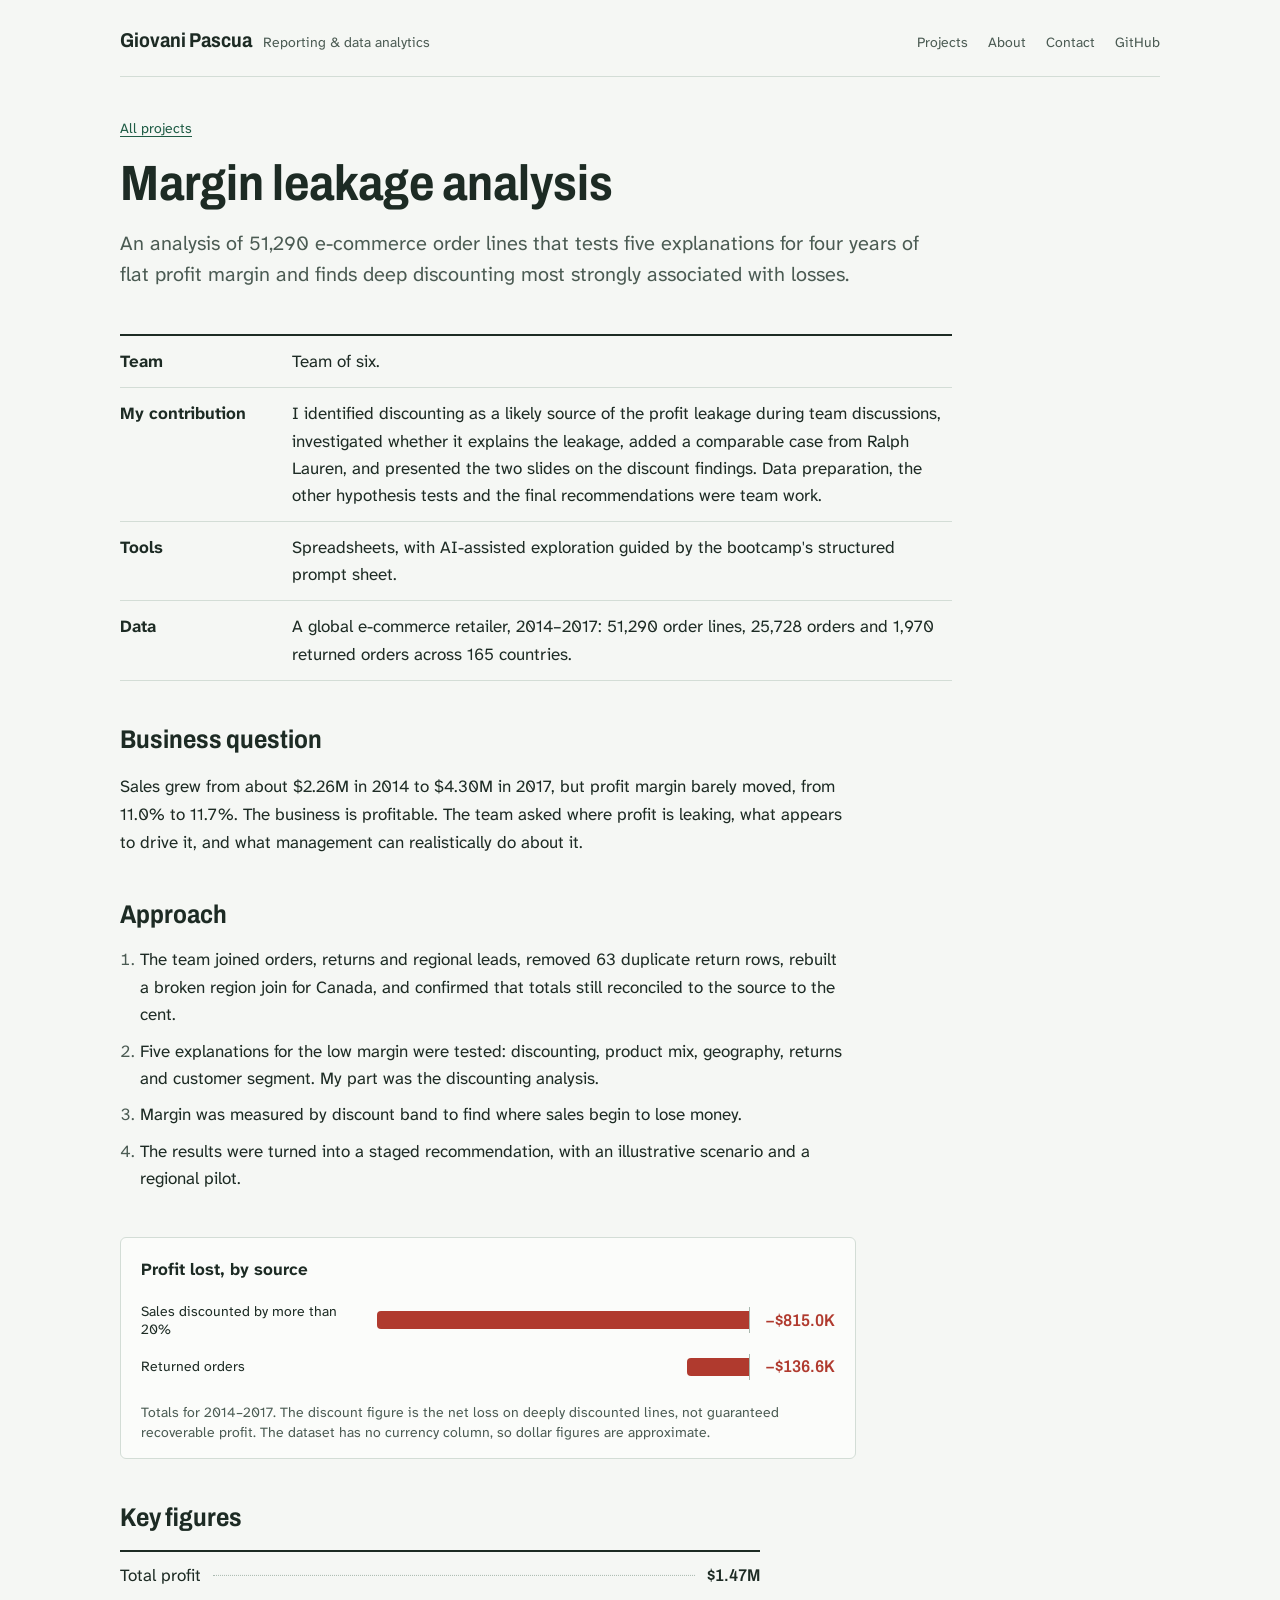
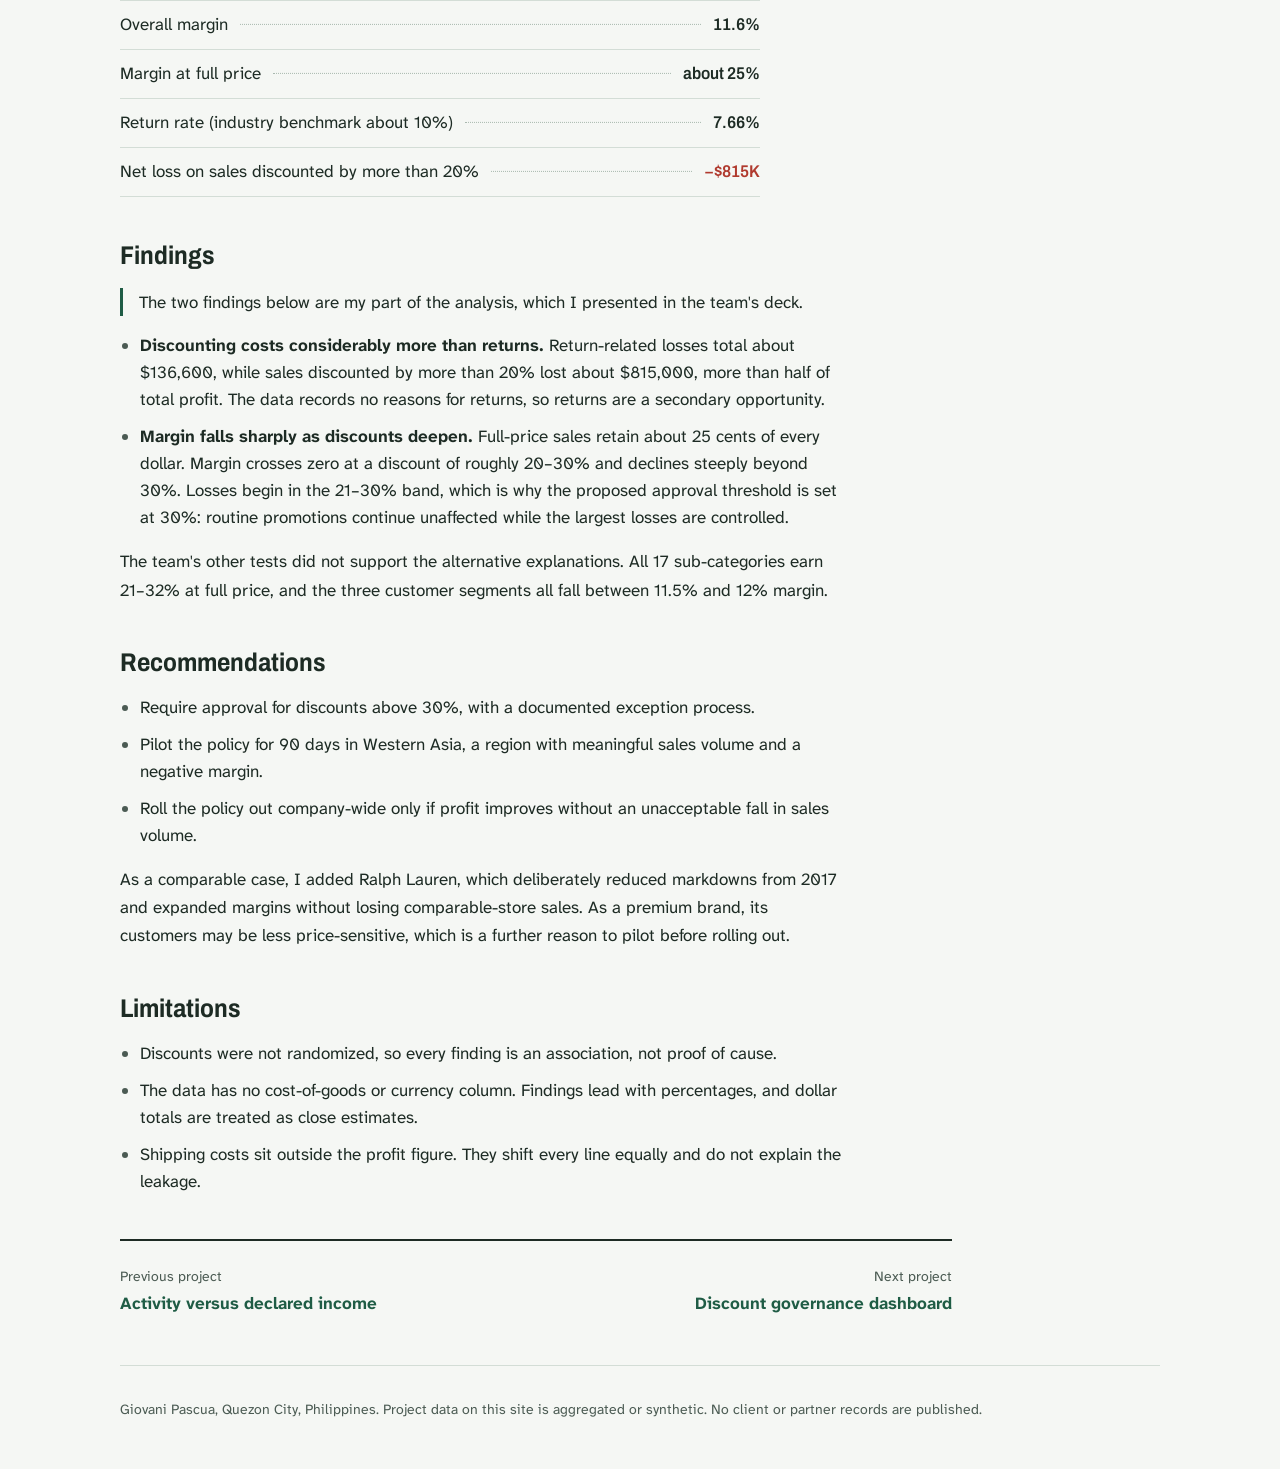
<file: projects/discount-margin-analysis.html>
<!doctype html>
<html lang="en">
<head>
<meta charset="utf-8">
<meta name="viewport" content="width=device-width, initial-scale=1, viewport-fit=cover">
<title>Margin leakage analysis | Giovani Pascua</title>
<meta name="claude:viewport-fit-sides" content="cover">
<meta name="description" content="An analysis of 51,290 e-commerce order lines that tests five explanations for four years of flat profit margin and finds deep discounting most strongly associated with losses.">
<link rel="preconnect" href="https://fonts.googleapis.com">
<link rel="preconnect" href="https://fonts.gstatic.com" crossorigin>
<link rel="stylesheet" href="https://fonts.googleapis.com/css2?family=Archivo:wdth,wght@62..125,400..800&family=Atkinson+Hyperlegible+Next:ital,wght@0,400..800;1,400&display=swap">
<link rel="icon" href="../assets/favicon.svg" type="image/svg+xml">
<link rel="stylesheet" href="../assets/style.css">
</head>
<body>
<a class="skip" href="#main">Skip to content</a>
<div class="wrap">
  <header class="site-head">
    <div class="site-brand"><a class="site-name" href="../index.html">Giovani Pascua</a><span class="site-role">Reporting &amp; data analytics</span></div>
    <nav class="site-nav" aria-label="Site">
      <a href="../index.html#projects">Projects</a>
      <a href="../index.html#about">About</a>
      <a href="../index.html#contact">Contact</a>
      <a href="https://github.com/gigpascua25">GitHub</a>
    </nav>
  </header>
</div>
<main id="main" class="wrap">
  <article class="case">
    <header class="case-top">
      <a class="back" href="../index.html#projects">All projects</a>
      <h1>Margin leakage analysis</h1>
      <p class="lede">An analysis of 51,290 e-commerce order lines that tests five explanations for four years of flat profit margin and finds deep discounting most strongly associated with losses.</p>
    </header>
    
<dl class="facts"><div><dt>Team</dt><dd>Team of six.</dd></div><div><dt>My contribution</dt><dd>I identified discounting as a likely source of the profit leakage during team discussions, investigated whether it explains the leakage, added a comparable case from Ralph Lauren, and presented the two slides on the discount findings. Data preparation, the other hypothesis tests and the final recommendations were team work.</dd></div><div><dt>Tools</dt><dd>Spreadsheets, with AI-assisted exploration guided by the bootcamp's structured prompt sheet.</dd></div><div><dt>Data</dt><dd>A global e-commerce retailer, 2014–2017: 51,290 order lines, 25,728 orders and 1,970 returned orders across 165 countries.</dd></div></dl>

<section class="case-section">
  <h2>Business question</h2>
  <p>Sales grew from about $2.26M in 2014 to $4.30M in 2017, but profit margin barely moved, from 11.0% to 11.7%. The business is profitable. The team asked where profit is leaking, what appears to drive it, and what management can realistically do about it.</p>
</section>

<section class="case-section">
  <h2>Approach</h2>
  <ol>
    <li>The team joined orders, returns and regional leads, removed 63 duplicate return rows, rebuilt a broken region join for Canada, and confirmed that totals still reconciled to the source to the cent.</li>
    <li>Five explanations for the low margin were tested: discounting, product mix, geography, returns and customer segment. My part was the discounting analysis.</li>
    <li>Margin was measured by discount band to find where sales begin to lose money.</li>
    <li>The results were turned into a staged recommendation, with an illustrative scenario and a regional pilot.</li>
  </ol>
</section>

<figure class="chart">
  <figcaption class="chart-title">Profit lost, by source</figcaption>
  <div class="chart-scroll">
    <table class="bars">
      <thead class="visually-hidden"><tr><th scope="col">Category</th><th scope="col">Bar</th><th scope="col">Value</th></tr></thead>
      <tbody>
        <tr title="Sales discounted by more than 20%: −$815.0K"><th scope="row">Sales discounted by more than 20%</th><td><div class="track" style="--zero:100.00%"><div class="bar neg" style="--w:100.00%"></div></div></td><td class="val loss">−$815.0K</td></tr><tr title="Returned orders: −$136.6K"><th scope="row">Returned orders</th><td><div class="track" style="--zero:100.00%"><div class="bar neg" style="--w:16.76%"></div></div></td><td class="val loss">−$136.6K</td></tr>
      </tbody>
    </table>
  </div>
  <p class="chart-note">Totals for 2014–2017. The discount figure is the net loss on deeply discounted lines, not guaranteed recoverable profit. The dataset has no currency column, so dollar figures are approximate.</p>
</figure>

<section class="case-section">
  <h2>Key figures</h2>
  <dl class="glance"><div><dt>Total profit</dt><span class="leader" aria-hidden="true"></span><dd>$1.47M</dd></div><div><dt>Overall margin</dt><span class="leader" aria-hidden="true"></span><dd>11.6%</dd></div><div><dt>Margin at full price</dt><span class="leader" aria-hidden="true"></span><dd>about 25%</dd></div><div><dt>Return rate (industry benchmark about 10%)</dt><span class="leader" aria-hidden="true"></span><dd>7.66%</dd></div><div><dt>Net loss on sales discounted by more than 20%</dt><span class="leader" aria-hidden="true"></span><dd class="loss">−$815K</dd></div></dl>
</section>

<section class="case-section">
  <h2>Findings</h2>
  <p class="mine">The two findings below are my part of the analysis, which I presented in the team's deck.</p>
  <ul>
    <li><strong>Discounting costs considerably more than returns.</strong> Return-related losses total about $136,600, while sales discounted by more than 20% lost about $815,000, more than half of total profit. The data records no reasons for returns, so returns are a secondary opportunity.</li>
    <li><strong>Margin falls sharply as discounts deepen.</strong> Full-price sales retain about 25 cents of every dollar. Margin crosses zero at a discount of roughly 20–30% and declines steeply beyond 30%. Losses begin in the 21–30% band, which is why the proposed approval threshold is set at 30%: routine promotions continue unaffected while the largest losses are controlled.</li>
  </ul>
  <p>The team's other tests did not support the alternative explanations. All 17 sub-categories earn 21–32% at full price, and the three customer segments all fall between 11.5% and 12% margin.</p>
</section>

<section class="case-section">
  <h2>Recommendations</h2>
  <ul>
    <li>Require approval for discounts above 30%, with a documented exception process.</li>
    <li>Pilot the policy for 90 days in Western Asia, a region with meaningful sales volume and a negative margin.</li>
    <li>Roll the policy out company-wide only if profit improves without an unacceptable fall in sales volume.</li>
  </ul>
  <p>As a comparable case, I added Ralph Lauren, which deliberately reduced markdowns from 2017 and expanded margins without losing comparable-store sales. As a premium brand, its customers may be less price-sensitive, which is a further reason to pilot before rolling out.</p>
</section>

<section class="case-section">
  <h2>Limitations</h2>
  <ul>
    <li>Discounts were not randomized, so every finding is an association, not proof of cause.</li>
    <li>The data has no cost-of-goods or currency column. Findings lead with percentages, and dollar totals are treated as close estimates.</li>
    <li>Shipping costs sit outside the profit figure. They shift every line equally and do not explain the leakage.</li>
  </ul>
</section>

    <nav class="pager" aria-label="More projects"><a href="aml-alert-triage.html"><small>Previous project</small><span>Activity versus declared income</span></a><a class="next" href="discount-governance-dashboard.html"><small>Next project</small><span>Discount governance dashboard</span></a></nav>
  </article>
</main>
<div class="wrap">
  <footer class="site-foot">
    <p>Giovani Pascua, Quezon City, Philippines. Project data on this site is aggregated or synthetic. No client or partner records are published.</p>
  </footer>
</div>
</body>
</html>
</file>
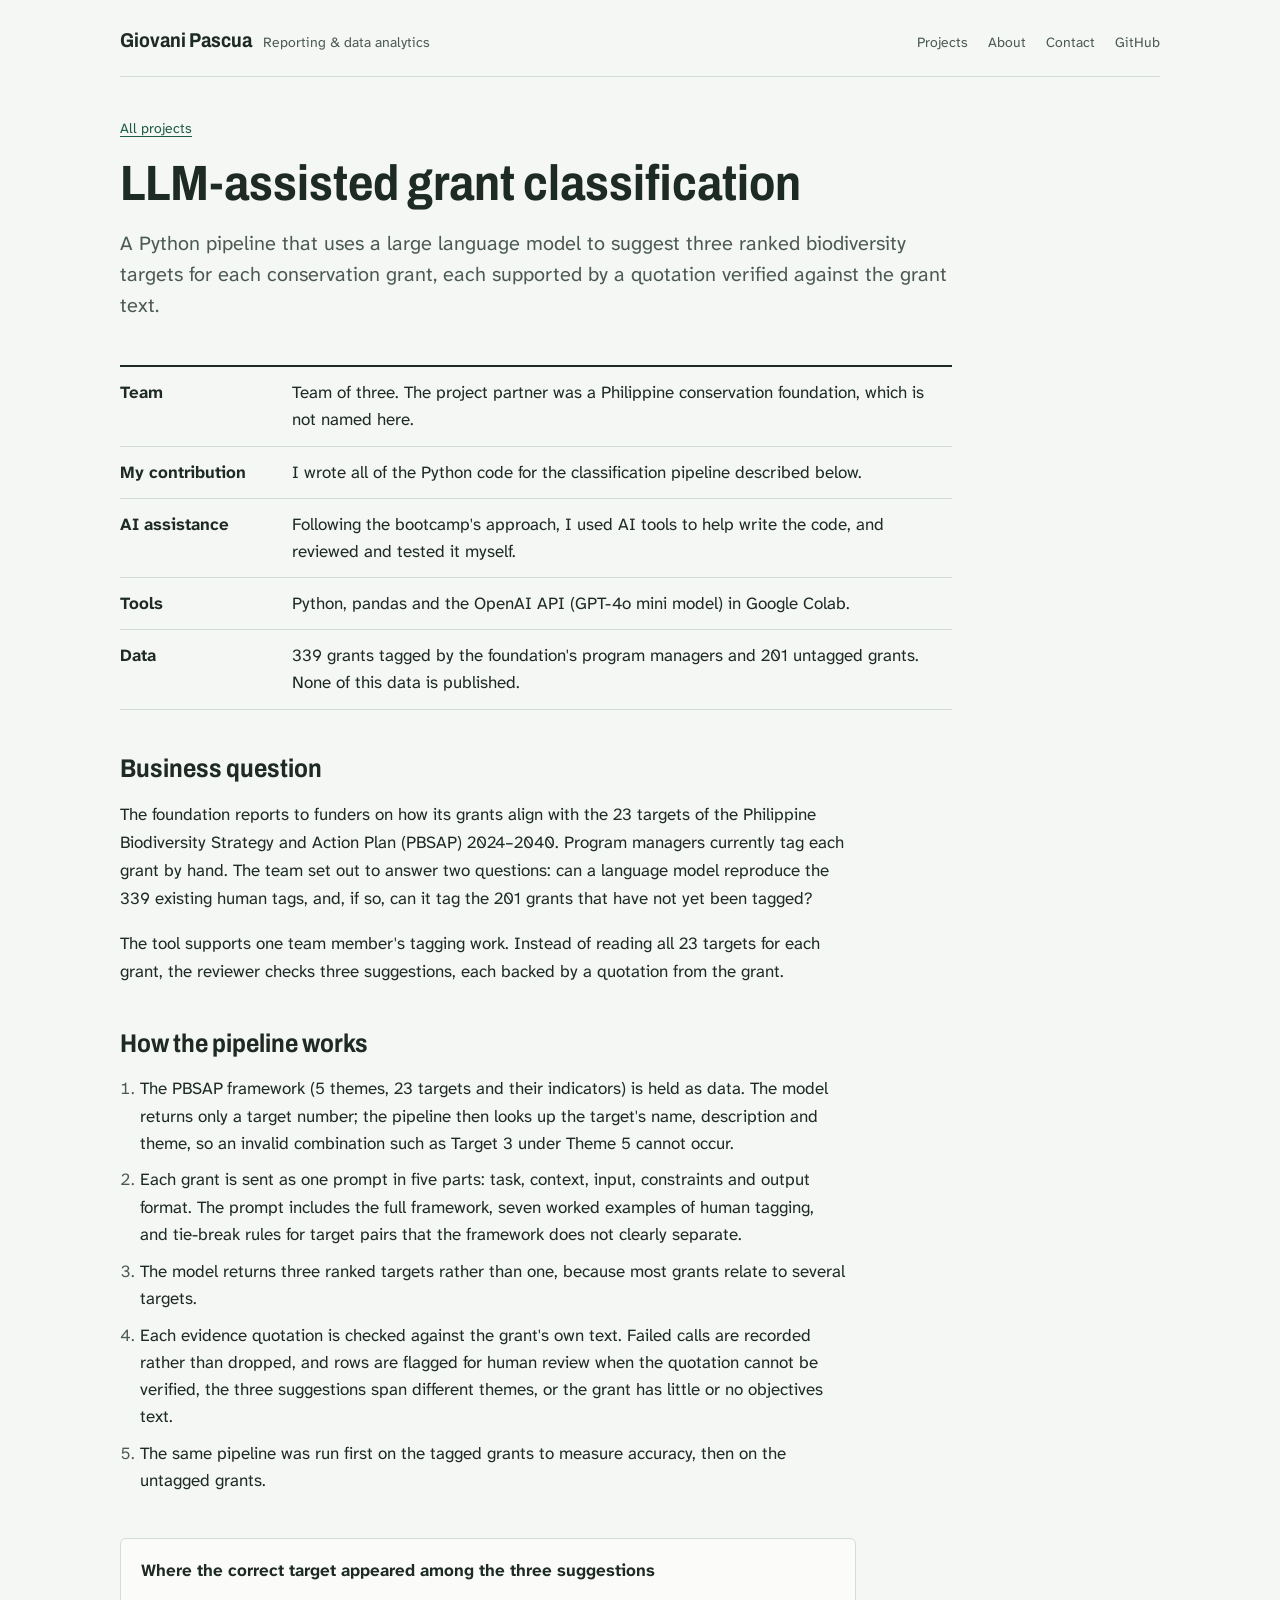
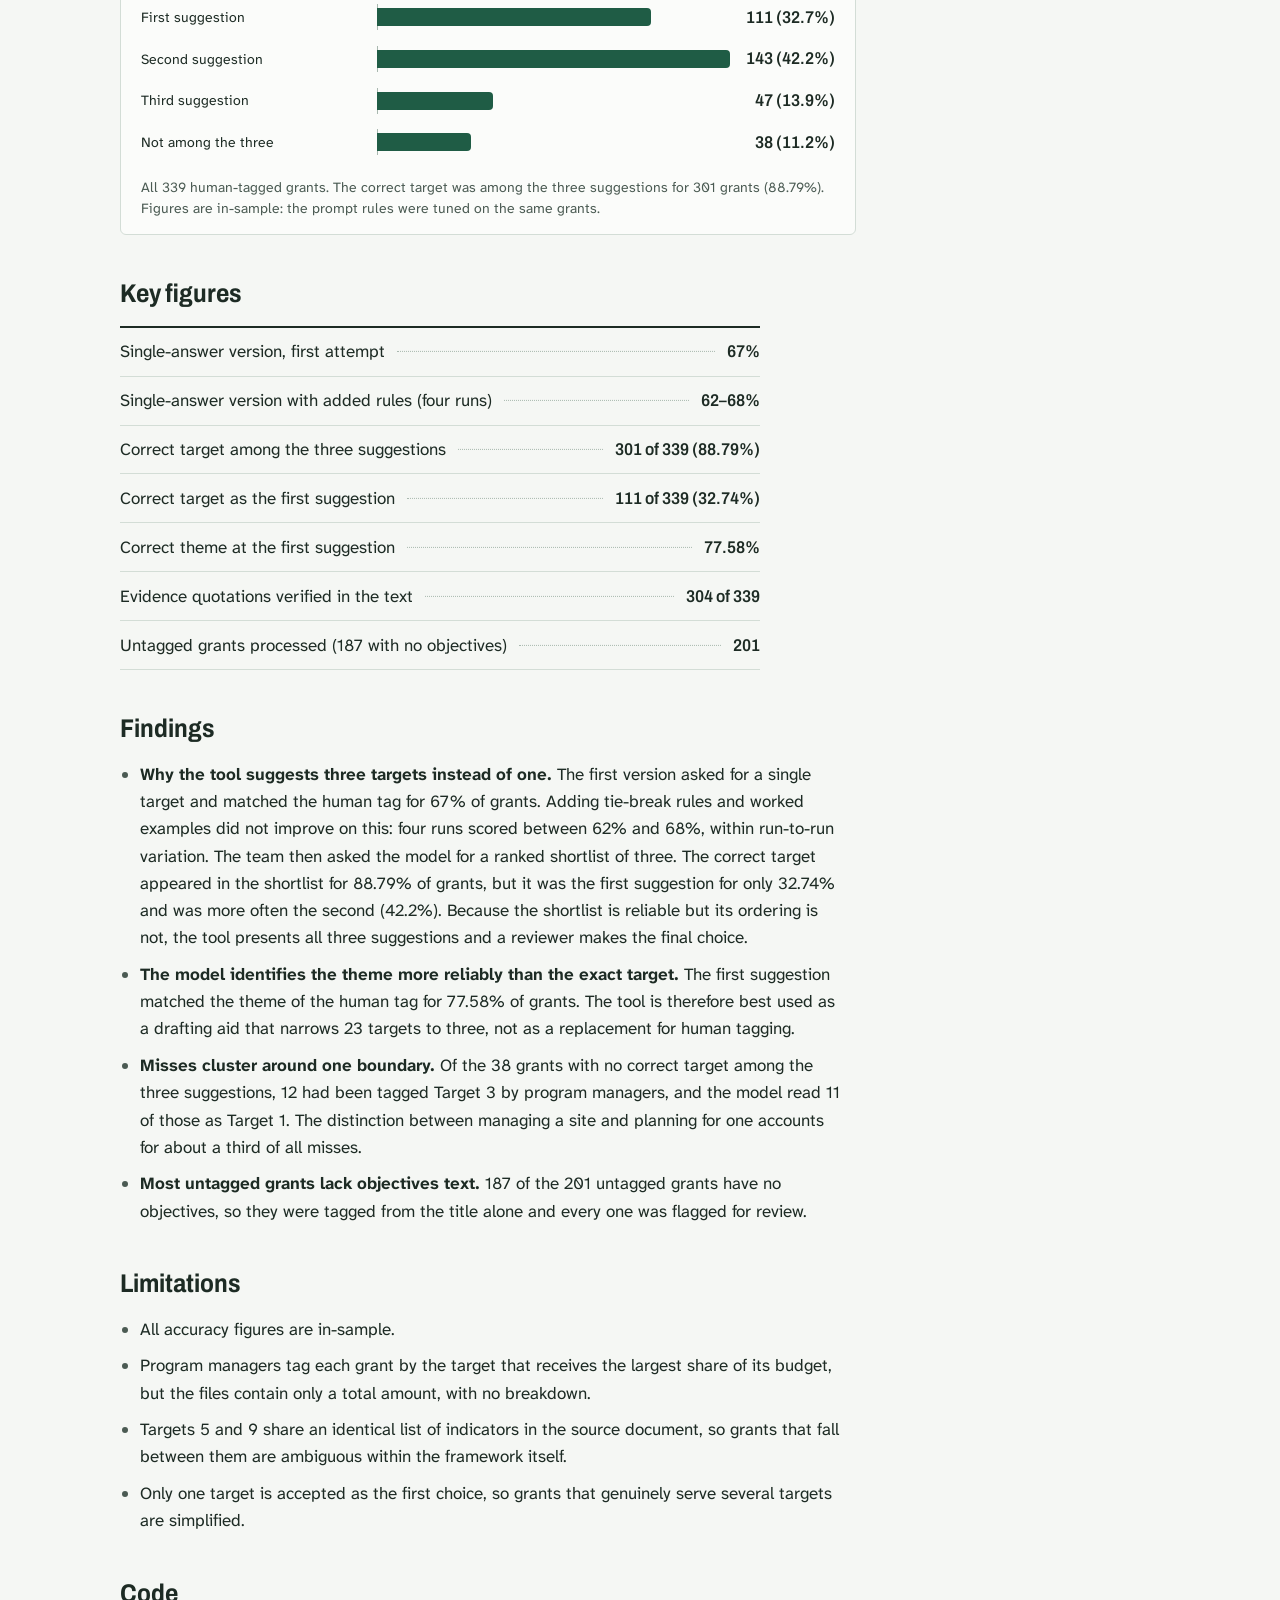
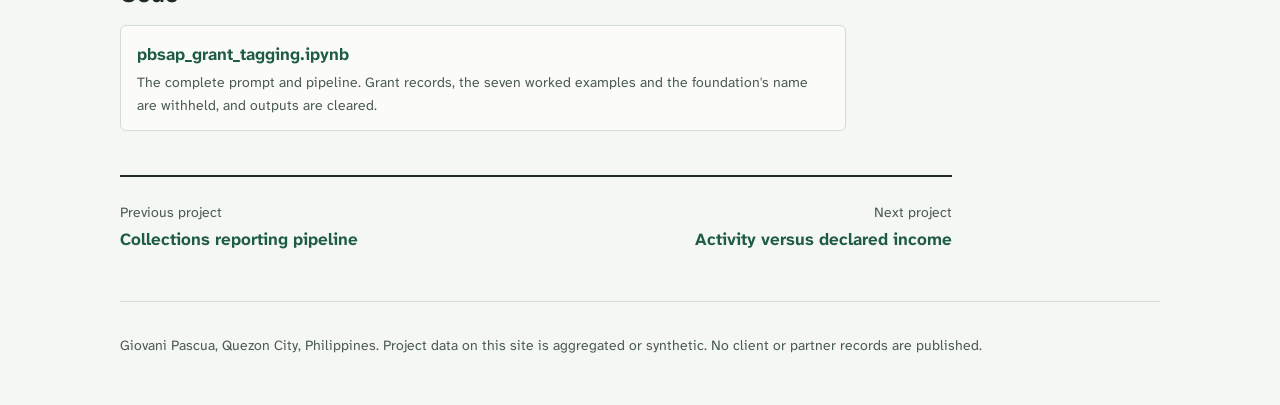
<file: projects/grant-tagging-llm.html>
<!doctype html>
<html lang="en">
<head>
<meta charset="utf-8">
<meta name="viewport" content="width=device-width, initial-scale=1, viewport-fit=cover">
<title>LLM-assisted grant classification | Giovani Pascua</title>
<meta name="claude:viewport-fit-sides" content="cover">
<meta name="description" content="A Python pipeline that uses a large language model to suggest three ranked biodiversity targets for each conservation grant, each supported by a quotation verified against the grant text.">
<link rel="preconnect" href="https://fonts.googleapis.com">
<link rel="preconnect" href="https://fonts.gstatic.com" crossorigin>
<link rel="stylesheet" href="https://fonts.googleapis.com/css2?family=Archivo:wdth,wght@62..125,400..800&family=Atkinson+Hyperlegible+Next:ital,wght@0,400..800;1,400&display=swap">
<link rel="icon" href="../assets/favicon.svg" type="image/svg+xml">
<link rel="stylesheet" href="../assets/style.css">
</head>
<body>
<a class="skip" href="#main">Skip to content</a>
<div class="wrap">
  <header class="site-head">
    <div class="site-brand"><a class="site-name" href="../index.html">Giovani Pascua</a><span class="site-role">Reporting &amp; data analytics</span></div>
    <nav class="site-nav" aria-label="Site">
      <a href="../index.html#projects">Projects</a>
      <a href="../index.html#about">About</a>
      <a href="../index.html#contact">Contact</a>
      <a href="https://github.com/gigpascua25">GitHub</a>
    </nav>
  </header>
</div>
<main id="main" class="wrap">
  <article class="case">
    <header class="case-top">
      <a class="back" href="../index.html#projects">All projects</a>
      <h1>LLM-assisted grant classification</h1>
      <p class="lede">A Python pipeline that uses a large language model to suggest three ranked biodiversity targets for each conservation grant, each supported by a quotation verified against the grant text.</p>
    </header>
    
<dl class="facts"><div><dt>Team</dt><dd>Team of three. The project partner was a Philippine conservation foundation, which is not named here.</dd></div><div><dt>My contribution</dt><dd>I wrote all of the Python code for the classification pipeline described below.</dd></div><div><dt>AI assistance</dt><dd>Following the bootcamp's approach, I used AI tools to help write the code, and reviewed and tested it myself.</dd></div><div><dt>Tools</dt><dd>Python, pandas and the OpenAI API (GPT-4o mini model) in Google Colab.</dd></div><div><dt>Data</dt><dd>339 grants tagged by the foundation's program managers and 201 untagged grants. None of this data is published.</dd></div></dl>

<section class="case-section">
  <h2>Business question</h2>
  <p>The foundation reports to funders on how its grants align with the 23 targets of the Philippine Biodiversity Strategy and Action Plan (PBSAP) 2024–2040. Program managers currently tag each grant by hand. The team set out to answer two questions: can a language model reproduce the 339 existing human tags, and, if so, can it tag the 201 grants that have not yet been tagged?</p>
  <p>The tool supports one team member's tagging work. Instead of reading all 23 targets for each grant, the reviewer checks three suggestions, each backed by a quotation from the grant.</p>
</section>

<section class="case-section">
  <h2>How the pipeline works</h2>
  <ol>
    <li>The PBSAP framework (5 themes, 23 targets and their indicators) is held as data. The model returns only a target number; the pipeline then looks up the target's name, description and theme, so an invalid combination such as Target 3 under Theme 5 cannot occur.</li>
    <li>Each grant is sent as one prompt in five parts: task, context, input, constraints and output format. The prompt includes the full framework, seven worked examples of human tagging, and tie-break rules for target pairs that the framework does not clearly separate.</li>
    <li>The model returns three ranked targets rather than one, because most grants relate to several targets.</li>
    <li>Each evidence quotation is checked against the grant's own text. Failed calls are recorded rather than dropped, and rows are flagged for human review when the quotation cannot be verified, the three suggestions span different themes, or the grant has little or no objectives text.</li>
    <li>The same pipeline was run first on the tagged grants to measure accuracy, then on the untagged grants.</li>
  </ol>
</section>

<figure class="chart">
  <figcaption class="chart-title">Where the correct target appeared among the three suggestions</figcaption>
  <div class="chart-scroll">
    <table class="bars">
      <thead class="visually-hidden"><tr><th scope="col">Category</th><th scope="col">Bar</th><th scope="col">Value</th></tr></thead>
      <tbody>
        <tr title="First suggestion: 111 (32.7%)"><th scope="row">First suggestion</th><td><div class="track" style="--zero:0.00%"><div class="bar pos" style="--w:77.62%"></div></div></td><td class="val">111 (32.7%)</td></tr><tr title="Second suggestion: 143 (42.2%)"><th scope="row">Second suggestion</th><td><div class="track" style="--zero:0.00%"><div class="bar pos" style="--w:100.00%"></div></div></td><td class="val">143 (42.2%)</td></tr><tr title="Third suggestion: 47 (13.9%)"><th scope="row">Third suggestion</th><td><div class="track" style="--zero:0.00%"><div class="bar pos" style="--w:32.87%"></div></div></td><td class="val">47 (13.9%)</td></tr><tr title="Not among the three: 38 (11.2%)"><th scope="row">Not among the three</th><td><div class="track" style="--zero:0.00%"><div class="bar pos" style="--w:26.57%"></div></div></td><td class="val">38 (11.2%)</td></tr>
      </tbody>
    </table>
  </div>
  <p class="chart-note">All 339 human-tagged grants. The correct target was among the three suggestions for 301 grants (88.79%). Figures are in-sample: the prompt rules were tuned on the same grants.</p>
</figure>

<section class="case-section">
  <h2>Key figures</h2>
  <dl class="glance"><div><dt>Single-answer version, first attempt</dt><span class="leader" aria-hidden="true"></span><dd>67%</dd></div><div><dt>Single-answer version with added rules (four runs)</dt><span class="leader" aria-hidden="true"></span><dd>62–68%</dd></div><div><dt>Correct target among the three suggestions</dt><span class="leader" aria-hidden="true"></span><dd>301 of 339 (88.79%)</dd></div><div><dt>Correct target as the first suggestion</dt><span class="leader" aria-hidden="true"></span><dd>111 of 339 (32.74%)</dd></div><div><dt>Correct theme at the first suggestion</dt><span class="leader" aria-hidden="true"></span><dd>77.58%</dd></div><div><dt>Evidence quotations verified in the text</dt><span class="leader" aria-hidden="true"></span><dd>304 of 339</dd></div><div><dt>Untagged grants processed (187 with no objectives)</dt><span class="leader" aria-hidden="true"></span><dd>201</dd></div></dl>
</section>

<section class="case-section">
  <h2>Findings</h2>
  <ul>
    <li><strong>Why the tool suggests three targets instead of one.</strong> The first version asked for a single target and matched the human tag for 67% of grants. Adding tie-break rules and worked examples did not improve on this: four runs scored between 62% and 68%, within run-to-run variation. The team then asked the model for a ranked shortlist of three. The correct target appeared in the shortlist for 88.79% of grants, but it was the first suggestion for only 32.74% and was more often the second (42.2%). Because the shortlist is reliable but its ordering is not, the tool presents all three suggestions and a reviewer makes the final choice.</li>
    <li><strong>The model identifies the theme more reliably than the exact target.</strong> The first suggestion matched the theme of the human tag for 77.58% of grants. The tool is therefore best used as a drafting aid that narrows 23 targets to three, not as a replacement for human tagging.</li>
    <li><strong>Misses cluster around one boundary.</strong> Of the 38 grants with no correct target among the three suggestions, 12 had been tagged Target 3 by program managers, and the model read 11 of those as Target 1. The distinction between managing a site and planning for one accounts for about a third of all misses.</li>
    <li><strong>Most untagged grants lack objectives text.</strong> 187 of the 201 untagged grants have no objectives, so they were tagged from the title alone and every one was flagged for review.</li>
  </ul>
</section>

<section class="case-section">
  <h2>Limitations</h2>
  <ul>
    <li>All accuracy figures are in-sample.</li>
    <li>Program managers tag each grant by the target that receives the largest share of its budget, but the files contain only a total amount, with no breakdown.</li>
    <li>Targets 5 and 9 share an identical list of indicators in the source document, so grants that fall between them are ambiguous within the framework itself.</li>
    <li>Only one target is accepted as the first choice, so grants that genuinely serve several targets are simplified.</li>
  </ul>
</section>

<section class="case-section">
  <h2>Code</h2>
  <div class="files">
    <a class="file-link" href="https://github.com/gigpascua25/gigpascua25.github.io/blob/main/projects/grant-tagging-llm/pbsap_grant_tagging.ipynb">
      <strong>pbsap_grant_tagging.ipynb</strong>
      <span>The complete prompt and pipeline. Grant records, the seven worked examples and the foundation's name are withheld, and outputs are cleared.</span>
    </a>
  </div>
</section>

    <nav class="pager" aria-label="More projects"><a href="collections-pipeline.html"><small>Previous project</small><span>Collections reporting pipeline</span></a><a class="next" href="aml-alert-triage.html"><small>Next project</small><span>Activity versus declared income</span></a></nav>
  </article>
</main>
<div class="wrap">
  <footer class="site-foot">
    <p>Giovani Pascua, Quezon City, Philippines. Project data on this site is aggregated or synthetic. No client or partner records are published.</p>
  </footer>
</div>
</body>
</html>
</file>
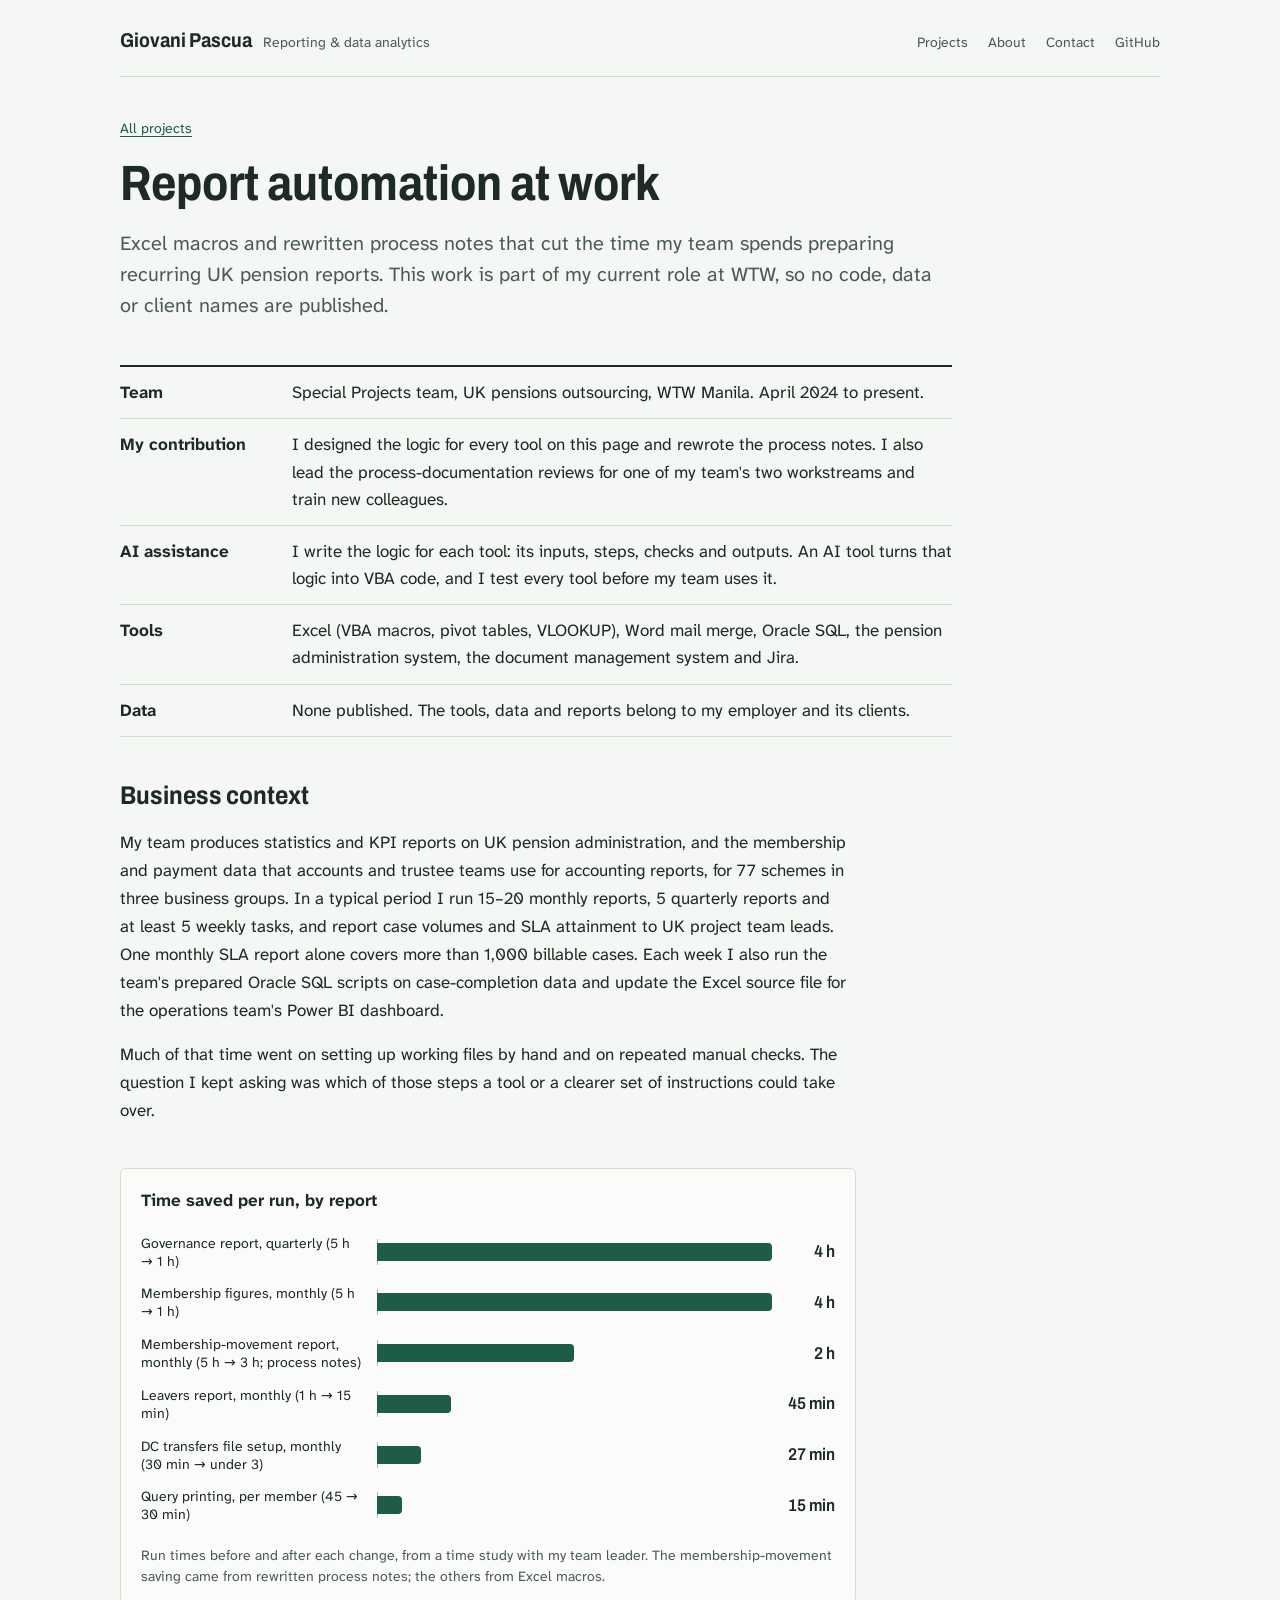
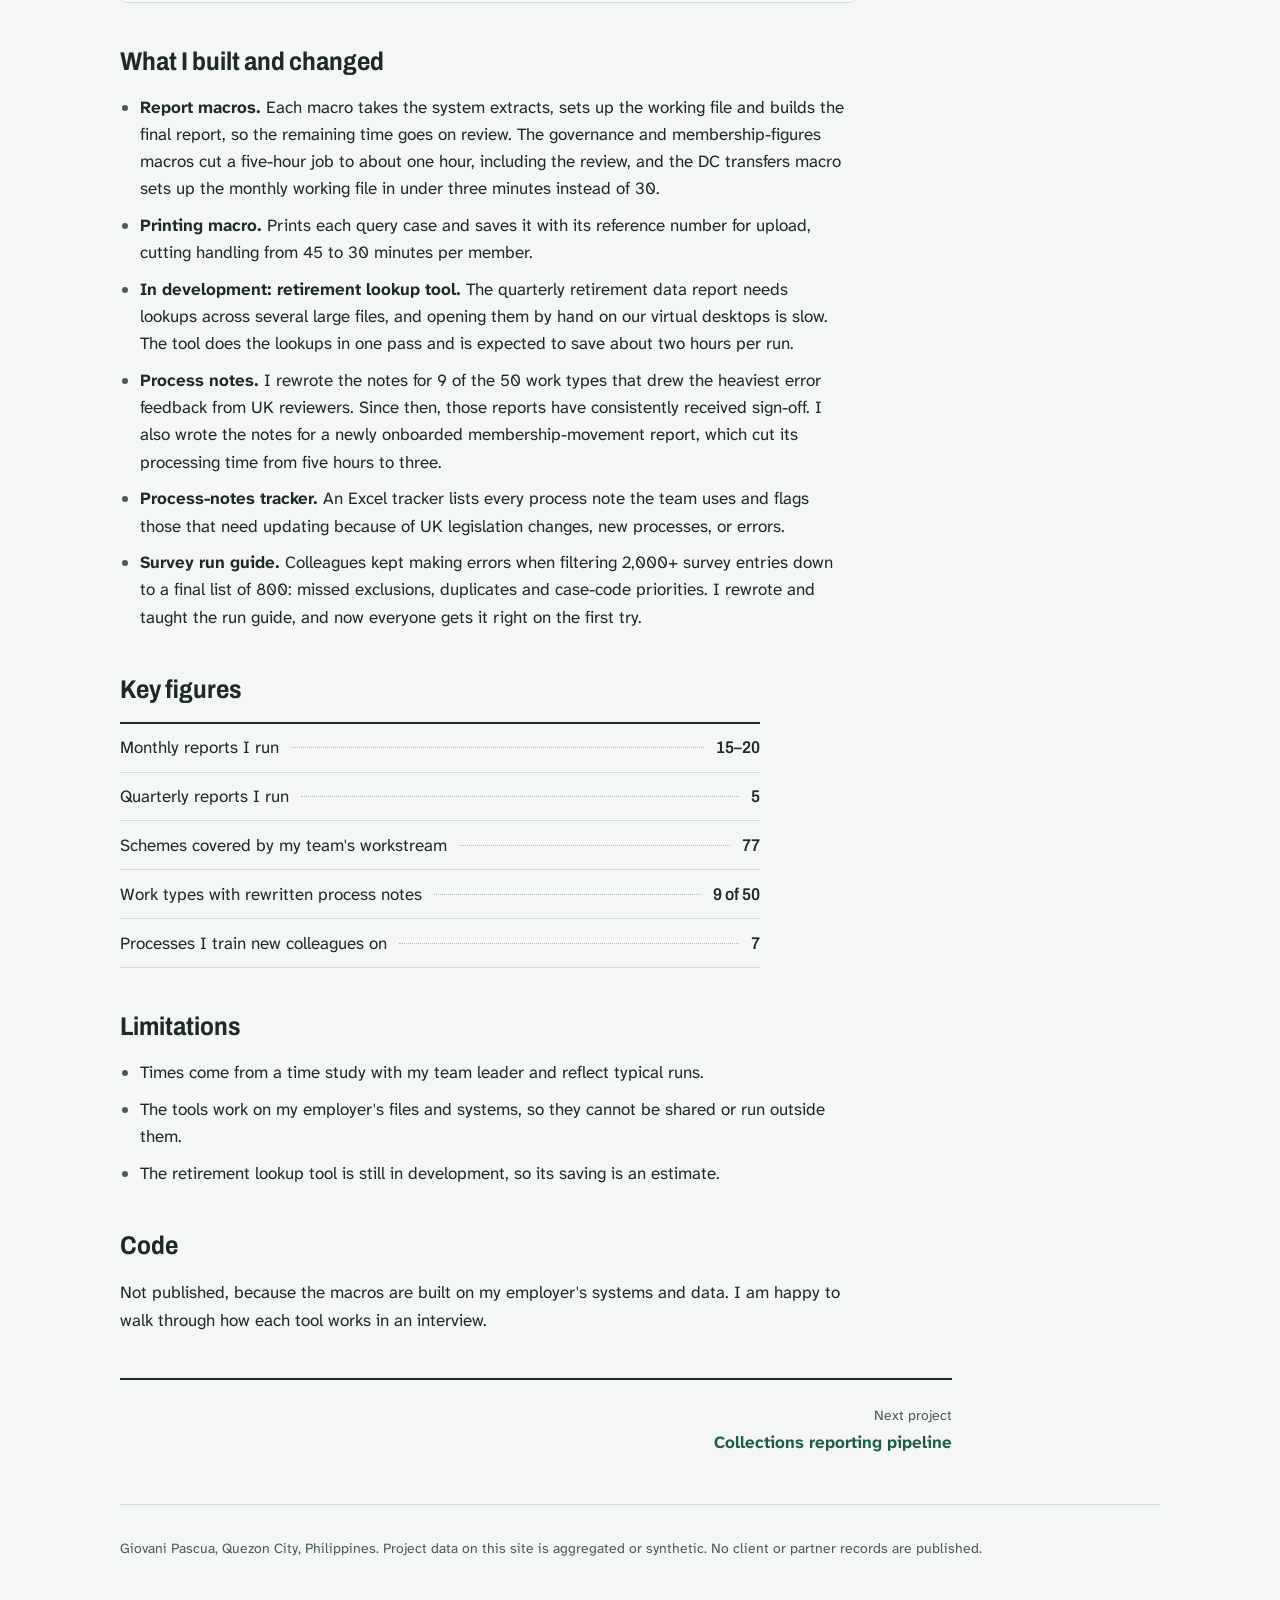
<file: projects/work-report-automation.html>
<!doctype html>
<html lang="en">
<head>
<meta charset="utf-8">
<meta name="viewport" content="width=device-width, initial-scale=1, viewport-fit=cover">
<title>Report automation at work | Giovani Pascua</title>
<meta name="claude:viewport-fit-sides" content="cover">
<meta name="description" content="Excel macros and rewritten process notes that cut the time spent preparing recurring UK pension reports at WTW. No code, data or client names are published.">
<link rel="preconnect" href="https://fonts.googleapis.com">
<link rel="preconnect" href="https://fonts.gstatic.com" crossorigin>
<link rel="stylesheet" href="https://fonts.googleapis.com/css2?family=Archivo:wdth,wght@62..125,400..800&family=Atkinson+Hyperlegible+Next:ital,wght@0,400..800;1,400&display=swap">
<link rel="icon" href="../assets/favicon.svg" type="image/svg+xml">
<link rel="stylesheet" href="../assets/style.css">
</head>
<body>
<a class="skip" href="#main">Skip to content</a>
<div class="wrap">
  <header class="site-head">
    <div class="site-brand"><a class="site-name" href="../index.html">Giovani Pascua</a><span class="site-role">Reporting &amp; data analytics</span></div>
    <nav class="site-nav" aria-label="Site">
      <a href="../index.html#projects">Projects</a>
      <a href="../index.html#about">About</a>
      <a href="../index.html#contact">Contact</a>
      <a href="https://github.com/gigpascua25">GitHub</a>
    </nav>
  </header>
</div>
<main id="main" class="wrap">
  <article class="case">
    <header class="case-top">
      <a class="back" href="../index.html#projects">All projects</a>
      <h1>Report automation at work</h1>
      <p class="lede">Excel macros and rewritten process notes that cut the time my team spends preparing recurring UK pension reports. This work is part of my current role at WTW, so no code, data or client names are published.</p>
    </header>

<dl class="facts"><div><dt>Team</dt><dd>Special Projects team, UK pensions outsourcing, WTW Manila. April 2024 to present.</dd></div><div><dt>My contribution</dt><dd>I designed the logic for every tool on this page and rewrote the process notes. I also lead the process-documentation reviews for one of my team's two workstreams and train new colleagues.</dd></div><div><dt>AI assistance</dt><dd>I write the logic for each tool: its inputs, steps, checks and outputs. An AI tool turns that logic into VBA code, and I test every tool before my team uses it.</dd></div><div><dt>Tools</dt><dd>Excel (VBA macros, pivot tables, VLOOKUP), Word mail merge, Oracle SQL, the pension administration system, the document management system and Jira.</dd></div><div><dt>Data</dt><dd>None published. The tools, data and reports belong to my employer and its clients.</dd></div></dl>

<section class="case-section">
  <h2>Business context</h2>
  <p>My team produces statistics and KPI reports on UK pension administration, and the membership and payment data that accounts and trustee teams use for accounting reports, for 77 schemes in three business groups. In a typical period I run 15–20 monthly reports, 5 quarterly reports and at least 5 weekly tasks, and report case volumes and SLA attainment to UK project team leads. One monthly SLA report alone covers more than 1,000 billable cases. Each week I also run the team's prepared Oracle SQL scripts on case-completion data and update the Excel source file for the operations team's Power BI dashboard.</p>
  <p>Much of that time went on setting up working files by hand and on repeated manual checks. The question I kept asking was which of those steps a tool or a clearer set of instructions could take over.</p>
</section>

<figure class="chart">
  <figcaption class="chart-title">Time saved per run, by report</figcaption>
  <div class="chart-scroll">
    <table class="bars">
      <thead class="visually-hidden"><tr><th scope="col">Report</th><th scope="col">Bar</th><th scope="col">Time saved</th></tr></thead>
      <tbody>
        <tr title="Governance report: 5 hours to 1 hour"><th scope="row">Governance report, quarterly (5 h → 1 h)</th><td><div class="track" style="--zero:0.00%"><div class="bar pos" style="--w:100.00%"></div></div></td><td class="val">4 h</td></tr><tr title="Membership figures: 5 hours to 1 hour"><th scope="row">Membership figures, monthly (5 h → 1 h)</th><td><div class="track" style="--zero:0.00%"><div class="bar pos" style="--w:100.00%"></div></div></td><td class="val">4 h</td></tr><tr title="Membership-movement report: 5 hours to 3 hours"><th scope="row">Membership-movement report, monthly (5 h → 3 h; process notes)</th><td><div class="track" style="--zero:0.00%"><div class="bar pos" style="--w:50.00%"></div></div></td><td class="val">2 h</td></tr><tr title="Leavers report: 1 hour to 15 minutes"><th scope="row">Leavers report, monthly (1 h → 15 min)</th><td><div class="track" style="--zero:0.00%"><div class="bar pos" style="--w:18.75%"></div></div></td><td class="val">45 min</td></tr><tr title="DC transfers file setup: 30 minutes to under 3 minutes"><th scope="row">DC transfers file setup, monthly (30 min → under 3)</th><td><div class="track" style="--zero:0.00%"><div class="bar pos" style="--w:11.25%"></div></div></td><td class="val">27 min</td></tr><tr title="Query printing: 45 minutes to 30 minutes per member"><th scope="row">Query printing, per member (45 → 30 min)</th><td><div class="track" style="--zero:0.00%"><div class="bar pos" style="--w:6.25%"></div></div></td><td class="val">15 min</td></tr>
      </tbody>
    </table>
  </div>
  <p class="chart-note">Run times before and after each change, from a time study with my team leader. The membership-movement saving came from rewritten process notes; the others from Excel macros.</p>
</figure>

<section class="case-section">
  <h2>What I built and changed</h2>
  <ul>
    <li><strong>Report macros.</strong> Each macro takes the system extracts, sets up the working file and builds the final report, so the remaining time goes on review. The governance and membership-figures macros cut a five-hour job to about one hour, including the review, and the DC transfers macro sets up the monthly working file in under three minutes instead of 30.</li>
    <li><strong>Printing macro.</strong> Prints each query case and saves it with its reference number for upload, cutting handling from 45 to 30 minutes per member.</li>
    <li><strong>In development: retirement lookup tool.</strong> The quarterly retirement data report needs lookups across several large files, and opening them by hand on our virtual desktops is slow. The tool does the lookups in one pass and is expected to save about two hours per run.</li>
    <li><strong>Process notes.</strong> I rewrote the notes for 9 of the 50 work types that drew the heaviest error feedback from UK reviewers. Since then, those reports have consistently received sign-off. I also wrote the notes for a newly onboarded membership-movement report, which cut its processing time from five hours to three.</li>
    <li><strong>Process-notes tracker.</strong> An Excel tracker lists every process note the team uses and flags those that need updating because of UK legislation changes, new processes, or errors.</li>
    <li><strong>Survey run guide.</strong> Colleagues kept making errors when filtering 2,000+ survey entries down to a final list of 800: missed exclusions, duplicates and case-code priorities. I rewrote and taught the run guide, and now everyone gets it right on the first try.</li>
  </ul>
</section>

<section class="case-section">
  <h2>Key figures</h2>
  <dl class="glance"><div><dt>Monthly reports I run</dt><span class="leader" aria-hidden="true"></span><dd>15–20</dd></div><div><dt>Quarterly reports I run</dt><span class="leader" aria-hidden="true"></span><dd>5</dd></div><div><dt>Schemes covered by my team's workstream</dt><span class="leader" aria-hidden="true"></span><dd>77</dd></div><div><dt>Work types with rewritten process notes</dt><span class="leader" aria-hidden="true"></span><dd>9 of 50</dd></div><div><dt>Processes I train new colleagues on</dt><span class="leader" aria-hidden="true"></span><dd>7</dd></div></dl>
</section>

<section class="case-section">
  <h2>Limitations</h2>
  <ul>
    <li>Times come from a time study with my team leader and reflect typical runs.</li>
    <li>The tools work on my employer's files and systems, so they cannot be shared or run outside them.</li>
    <li>The retirement lookup tool is still in development, so its saving is an estimate.</li>
  </ul>
</section>

<section class="case-section">
  <h2>Code</h2>
  <p>Not published, because the macros are built on my employer's systems and data. I am happy to walk through how each tool works in an interview.</p>
</section>

    <nav class="pager" aria-label="More projects"><a class="next" href="collections-pipeline.html"><small>Next project</small><span>Collections reporting pipeline</span></a></nav>
  </article>
</main>
<div class="wrap">
  <footer class="site-foot">
    <p>Giovani Pascua, Quezon City, Philippines. Project data on this site is aggregated or synthetic. No client or partner records are published.</p>
  </footer>
</div>
</body>
</html>
</file>
<file: assets/style.css>
/* Layout: a ledger. Narrative reads down the left; the figure that ties out sits right-aligned on the same line. */
:root {
  --paper: #f5f7f4;        /* sage-tinted page */
  --sheet: #fbfcfa;        /* raised surface: charts, code links */
  --ink: #1d2b24;          /* body text */
  --ink-2: #4b5b53;        /* secondary text */
  --rule: #d3ddd6;         /* hairlines */
  --rule-strong: #a9b8af;  /* dotted leaders, baselines */
  --ledger: #1f5c45;       /* accent: links, single-series bars */
  --pos-ink: #24352c;      /* positive figures in a signed chart */
  --red-ink: #b03a2e;      /* losses and negative figures only */
  --focus: #1f5c45;

  --font-body: "Atkinson Hyperlegible Next", "Atkinson Hyperlegible", system-ui, -apple-system, "Segoe UI", sans-serif;
  --font-figure: "Archivo", "Arial Narrow", system-ui, sans-serif;

  --step--1: 0.875rem;
  --step-0: 1.0625rem;
  --step-1: 1.25rem;
  --step-2: 1.6rem;
  --step-3: clamp(2rem, 1.4rem + 2.6vw, 3.1rem);
  --figure: clamp(1.9rem, 1.5rem + 1.6vw, 2.7rem);

  --measure: 66ch;
  --page: 70rem;
}

@media (prefers-color-scheme: dark) {
  :root:not([data-theme="light"]) {
    --paper: #121a16;
    --sheet: #18221d;
    --ink: #e2eae5;
    --ink-2: #a7b6ae;
    --rule: #2b3a33;
    --rule-strong: #4a5d53;
    --ledger: #73c49e;
    --pos-ink: #dce5df;
    --red-ink: #ee8577;
    --focus: #73c49e;
    color-scheme: dark;
  }
}
:root[data-theme="dark"] {
  --paper: #121a16;
  --sheet: #18221d;
  --ink: #e2eae5;
  --ink-2: #a7b6ae;
  --rule: #2b3a33;
  --rule-strong: #4a5d53;
  --ledger: #73c49e;
  --pos-ink: #dce5df;
  --red-ink: #ee8577;
  --focus: #73c49e;
  color-scheme: dark;
}

*, *::before, *::after { box-sizing: border-box; }

html { -webkit-text-size-adjust: 100%; }

body {
  margin: 0;
  background: var(--paper);
  color: var(--ink);
  font-family: var(--font-body);
  font-size: var(--step-0);
  line-height: 1.6;
}

.wrap {
  max-width: var(--page);
  margin-inline: auto;
  padding-left: max(16px, env(safe-area-inset-left, 0px));
  padding-right: max(16px, env(safe-area-inset-right, 0px));
}
@media (min-width: 720px) {
  .wrap {
    padding-left: max(40px, env(safe-area-inset-left, 0px));
    padding-right: max(40px, env(safe-area-inset-right, 0px));
  }
}

a { color: var(--ledger); text-underline-offset: 0.18em; text-decoration-thickness: 1px; }
a:hover { text-decoration-thickness: 2px; }
:focus-visible { outline: 2px solid var(--focus); outline-offset: 3px; border-radius: 2px; }

h1, h2, h3 { text-wrap: balance; line-height: 1.2; margin: 0; }
p, ul, ol, dl, figure { margin: 0; }

.skip {
  position: absolute; left: -9999px; top: 0;
  background: var(--sheet); color: var(--ink); padding: 0.5rem 0.75rem;
}
.skip:focus { left: max(16px, env(safe-area-inset-left, 0px)); top: 0.5rem; }

/* ---------- Site header ---------- */
.site-head {
  display: flex; flex-wrap: wrap; align-items: baseline; justify-content: space-between;
  gap: 0.5rem 1.5rem;
  padding-block: 1.5rem 1.25rem;
  border-bottom: 1px solid var(--rule);
}
.site-name {
  font-family: var(--font-figure);
  font-weight: 700;
  font-stretch: 87%;
  font-size: var(--step-1);
  color: var(--ink);
  text-decoration: none;
}
.site-nav { display: flex; flex-wrap: wrap; gap: 0.25rem 1.25rem; font-size: var(--step--1); }
.site-nav a { color: var(--ink-2); text-decoration: none; }
.site-nav a:hover { color: var(--ink); text-decoration: underline; }

/* ---------- Home: thesis ---------- */
.thesis {
  padding-block: clamp(2.5rem, 6vw, 4.5rem) clamp(2rem, 5vw, 3.5rem);
  display: grid; gap: 1.25rem;
  max-width: 52rem;
}
.thesis h1 {
  font-family: var(--font-figure);
  font-weight: 700;
  font-stretch: 85%;
  font-size: var(--step-3);
  letter-spacing: -0.01em;
  line-height: 1.08;
}
.thesis p { max-width: var(--measure); color: var(--ink-2); font-size: var(--step-1); line-height: 1.55; }
.contact-line { display: flex; flex-wrap: wrap; gap: 0.25rem 1.5rem; font-size: var(--step-0); }

/* ---------- Home: the project ledger ---------- */
.ledger-section { padding-block: 1rem 3.5rem; }
.ledger-head {
  display: grid; grid-template-columns: minmax(0, 1fr) auto; gap: 2rem;
  padding-block: 0.5rem;
  border-bottom: 2px solid var(--ink);
  font-size: var(--step--1); color: var(--ink-2);
}
.ledger-head h2 { font-size: var(--step--1); font-weight: 700; color: var(--ink); }
.ledger { list-style: none; padding: 0; }
.entry {
  display: grid;
  grid-template-columns: minmax(0, 1fr) minmax(12rem, 17rem);
  gap: 0.75rem 2.5rem;
  align-items: start;
  padding-block: 1.6rem;
  border-bottom: 1px solid var(--rule);
}
.entry-text { min-width: 0; display: grid; gap: 0.45rem; max-width: 42rem; }
.entry h3 { font-size: var(--step-2); font-weight: 700; line-height: 1.2; }
.entry h3 a { color: var(--ink); text-decoration: none; }
.entry h3 a:hover { color: var(--ledger); text-decoration: underline; }
.entry-summary { color: var(--ink); }
.entry-meta { font-size: var(--step--1); color: var(--ink-2); }
.entry-figure { text-align: right; display: grid; gap: 0.3rem; justify-items: end; }
.figure {
  font-family: var(--font-figure);
  font-weight: 650;
  font-stretch: 88%;
  font-size: var(--figure);
  line-height: 1;
  font-variant-numeric: tabular-nums lining-nums;
  color: var(--ink);
  white-space: nowrap;
}
.figure.loss { color: var(--red-ink); }
.figure-note { font-size: var(--step--1); color: var(--ink-2); line-height: 1.45; max-width: 17rem; }

@media (max-width: 680px) {
  .ledger-head span { display: none; }
  .entry { grid-template-columns: minmax(0, 1fr); gap: 0.9rem; }
  .entry-figure { text-align: left; justify-items: start; }
}

/* ---------- Home: about & contact ---------- */
.two-col {
  display: grid; gap: 2rem 4rem;
  grid-template-columns: minmax(0, 1fr);
  padding-block: 3rem;
  border-top: 2px solid var(--ink);
}
@media (min-width: 900px) { .two-col { grid-template-columns: 14rem minmax(0, 1fr); } }
.two-col h2 { font-family: var(--font-figure); font-stretch: 87%; font-size: var(--step-2); }
.prose { display: grid; gap: 1rem; max-width: var(--measure); }
.prose p { line-height: 1.65; }

.skills { display: grid; gap: 0; margin-top: 0.5rem; }
.skills div {
  display: grid; grid-template-columns: minmax(0, 9rem) minmax(0, 1fr); gap: 1rem;
  padding-block: 0.7rem; border-bottom: 1px solid var(--rule);
}
.skills dt { font-weight: 700; }
.skills dd { margin: 0; color: var(--ink-2); }
@media (max-width: 480px) { .skills div { grid-template-columns: minmax(0, 1fr); gap: 0.15rem; } }

.contact-list { display: grid; gap: 0; max-width: 34rem; }
.contact-list div {
  display: flex; align-items: baseline; gap: 0.75rem;
  padding-block: 0.7rem; border-bottom: 1px solid var(--rule);
}
.contact-list dt { color: var(--ink-2); flex: none; }
.contact-list .leader { flex: 1; border-bottom: 1px dotted var(--rule-strong); transform: translateY(-0.3em); min-width: 1rem; }
.contact-list dd { margin: 0; text-align: right; overflow-wrap: anywhere; }

.site-foot {
  padding-block: 2rem 3rem;
  border-top: 1px solid var(--rule);
  font-size: var(--step--1);
  color: var(--ink-2);
}

/* ---------- Project pages ---------- */
.case { padding-block: 2.5rem 3rem; display: grid; gap: 2.75rem; }
.case-top { display: grid; gap: 1.1rem; max-width: 52rem; }
.back { font-size: var(--step--1); }
.case-top h1 {
  font-family: var(--font-figure);
  font-weight: 700;
  font-stretch: 85%;
  font-size: var(--step-3);
  line-height: 1.08;
}
.lede { font-size: var(--step-1); color: var(--ink-2); max-width: var(--measure); line-height: 1.55; }

.facts { display: grid; border-top: 2px solid var(--ink); max-width: 52rem; }
.facts div {
  display: grid; grid-template-columns: minmax(0, 9.5rem) minmax(0, 1fr); gap: 1.25rem;
  padding-block: 0.75rem; border-bottom: 1px solid var(--rule);
}
.facts dt { font-weight: 700; }
.facts dd { margin: 0; }
@media (max-width: 480px) { .facts div { grid-template-columns: minmax(0, 1fr); gap: 0.15rem; } }

.case-section { display: grid; gap: 1rem; max-width: var(--measure); }
.case-section h2 { font-family: var(--font-figure); font-stretch: 87%; font-size: var(--step-2); }
.case-section ul, .case-section ol { padding-left: 1.25rem; display: grid; gap: 0.6rem; }
.case-section li::marker { color: var(--ink-2); }
.case-section p { line-height: 1.65; }
.mine { border-left: 3px solid var(--ledger); padding-left: 1rem; color: var(--ink); }

/* At a glance: a statement of account with dotted leaders */
.glance { display: grid; max-width: 40rem; border-top: 2px solid var(--ink); }
.glance div { display: flex; align-items: baseline; gap: 0.75rem; padding-block: 0.65rem; border-bottom: 1px solid var(--rule); }
.glance dt { flex: 0 1 auto; min-width: 0; }
.glance .leader { flex: 1 1 1.5rem; border-bottom: 1px dotted var(--rule-strong); transform: translateY(-0.3em); }
.glance dd {
  margin: 0; flex: none; text-align: right;
  font-family: var(--font-figure); font-stretch: 90%; font-weight: 600;
  font-variant-numeric: tabular-nums lining-nums;
}
.glance dd.loss { color: var(--red-ink); }
.glance-note { font-size: var(--step--1); color: var(--ink-2); max-width: 40rem; margin-top: 0.6rem; }

/* Charts: bars in a real table, values in their own right-aligned column */
.chart {
  background: var(--sheet);
  border: 1px solid var(--rule);
  border-radius: 6px;
  padding: 1.25rem 1.25rem 1rem;
  max-width: 46rem;
  display: grid; gap: 0.9rem;
}
.chart-title { font-weight: 700; font-size: var(--step-0); line-height: 1.35; }
.chart-scroll { overflow-x: auto; }
.bars { width: 100%; border-collapse: collapse; font-size: var(--step--1); }
.bars th[scope="row"] { text-align: left; font-weight: 400; color: var(--ink); padding: 0.45rem 1rem 0.45rem 0; width: 34%; vertical-align: middle; line-height: 1.3; }
.bars td { padding: 0.45rem 0; vertical-align: middle; }
.bars td.val {
  text-align: right; padding-left: 1rem; white-space: nowrap; width: 1%;
  font-family: var(--font-figure); font-stretch: 90%; font-weight: 600; font-size: var(--step-0);
  font-variant-numeric: tabular-nums lining-nums; color: var(--ink);
}
.bars td.val.loss { color: var(--red-ink); }
.track { position: relative; height: 18px; min-width: 8rem; }
.track::before { /* the baseline */
  content: ""; position: absolute; top: -4px; bottom: -4px; left: var(--zero, 0%); width: 1px; background: var(--rule-strong);
}
.bar { position: absolute; top: 0; height: 18px; }
.bar.pos { left: var(--zero, 0%); width: var(--w); background: var(--ledger); border-radius: 0 4px 4px 0; }
.bar.pos.ink { background: var(--pos-ink); }
.bar.neg { right: calc(100% - var(--zero)); width: var(--w); background: var(--red-ink); border-radius: 4px 0 0 4px; }
.bars tr:hover .bar { filter: brightness(1.12); }
.chart-note { font-size: var(--step--1); color: var(--ink-2); line-height: 1.45; }
@media (max-width: 480px) {
  .chart { padding: 1rem 0.9rem 0.85rem; }
  .bars th[scope="row"] { width: 40%; padding-right: 0.6rem; }
}

.files { display: grid; gap: 0.75rem; max-width: var(--measure); }
.file-link {
  display: grid; gap: 0.2rem;
  padding: 0.9rem 1rem;
  background: var(--sheet); border: 1px solid var(--rule); border-radius: 6px;
  text-decoration: none; color: var(--ink);
}
.file-link strong { color: var(--ledger); }
.file-link span { font-size: var(--step--1); color: var(--ink-2); }
.file-link:hover strong { text-decoration: underline; }

.pager {
  display: flex; flex-wrap: wrap; justify-content: space-between; gap: 1rem 2rem;
  padding-top: 1.5rem; border-top: 2px solid var(--ink); max-width: 52rem;
}
.pager a { display: grid; gap: 0.15rem; text-decoration: none; max-width: 22rem; }
.pager small { color: var(--ink-2); font-size: var(--step--1); }
.pager span { font-weight: 700; }
.pager .next { text-align: right; margin-left: auto; }

@media (prefers-reduced-motion: reduce) {
  * { scroll-behavior: auto !important; transition: none !important; animation: none !important; }
}

.visually-hidden {
  position: absolute !important; width: 1px; height: 1px; padding: 0; margin: -1px;
  overflow: hidden; clip: rect(0 0 0 0); white-space: nowrap; border: 0;
}
code {
  font-family: ui-monospace, "SFMono-Regular", Menlo, Consolas, monospace;
  font-size: 0.9em; background: var(--sheet); border: 1px solid var(--rule);
  border-radius: 3px; padding: 0.05em 0.3em;
}

/* Dashboard screenshots: wider than the reading measure, captions stay at reading width */
.case-section.wide { max-width: 60rem; }
.case-section.wide > p { max-width: var(--measure); }
.gallery { display: grid; gap: 2.25rem; }
.shot { display: grid; gap: 0.65rem; }
.shot a { display: block; border: 1px solid var(--rule); border-radius: 6px; overflow: hidden; background: var(--sheet); }
.shot img { display: block; width: 100%; height: auto; }
.shot a:hover { border-color: var(--rule-strong); }
.shot figcaption { font-size: var(--step--1); color: var(--ink-2); line-height: 1.5; max-width: var(--measure); }
.shot figcaption strong { color: var(--ink); }
.shot .credit { display: block; margin-top: 0.2rem; color: var(--ink); font-weight: 700; }

/* Grid children may shrink below their content width; wide tables scroll inside .chart-scroll */
.case > *, .chart > * { min-width: 0; }
.case-section > *, .files > * { min-width: 0; }
.file-link strong { overflow-wrap: anywhere; }

.site-brand { display: flex; flex-wrap: wrap; align-items: baseline; gap: 0.2rem 0.7rem; }
.site-role { color: var(--ink-2); font-size: var(--step--1); }
</file>
